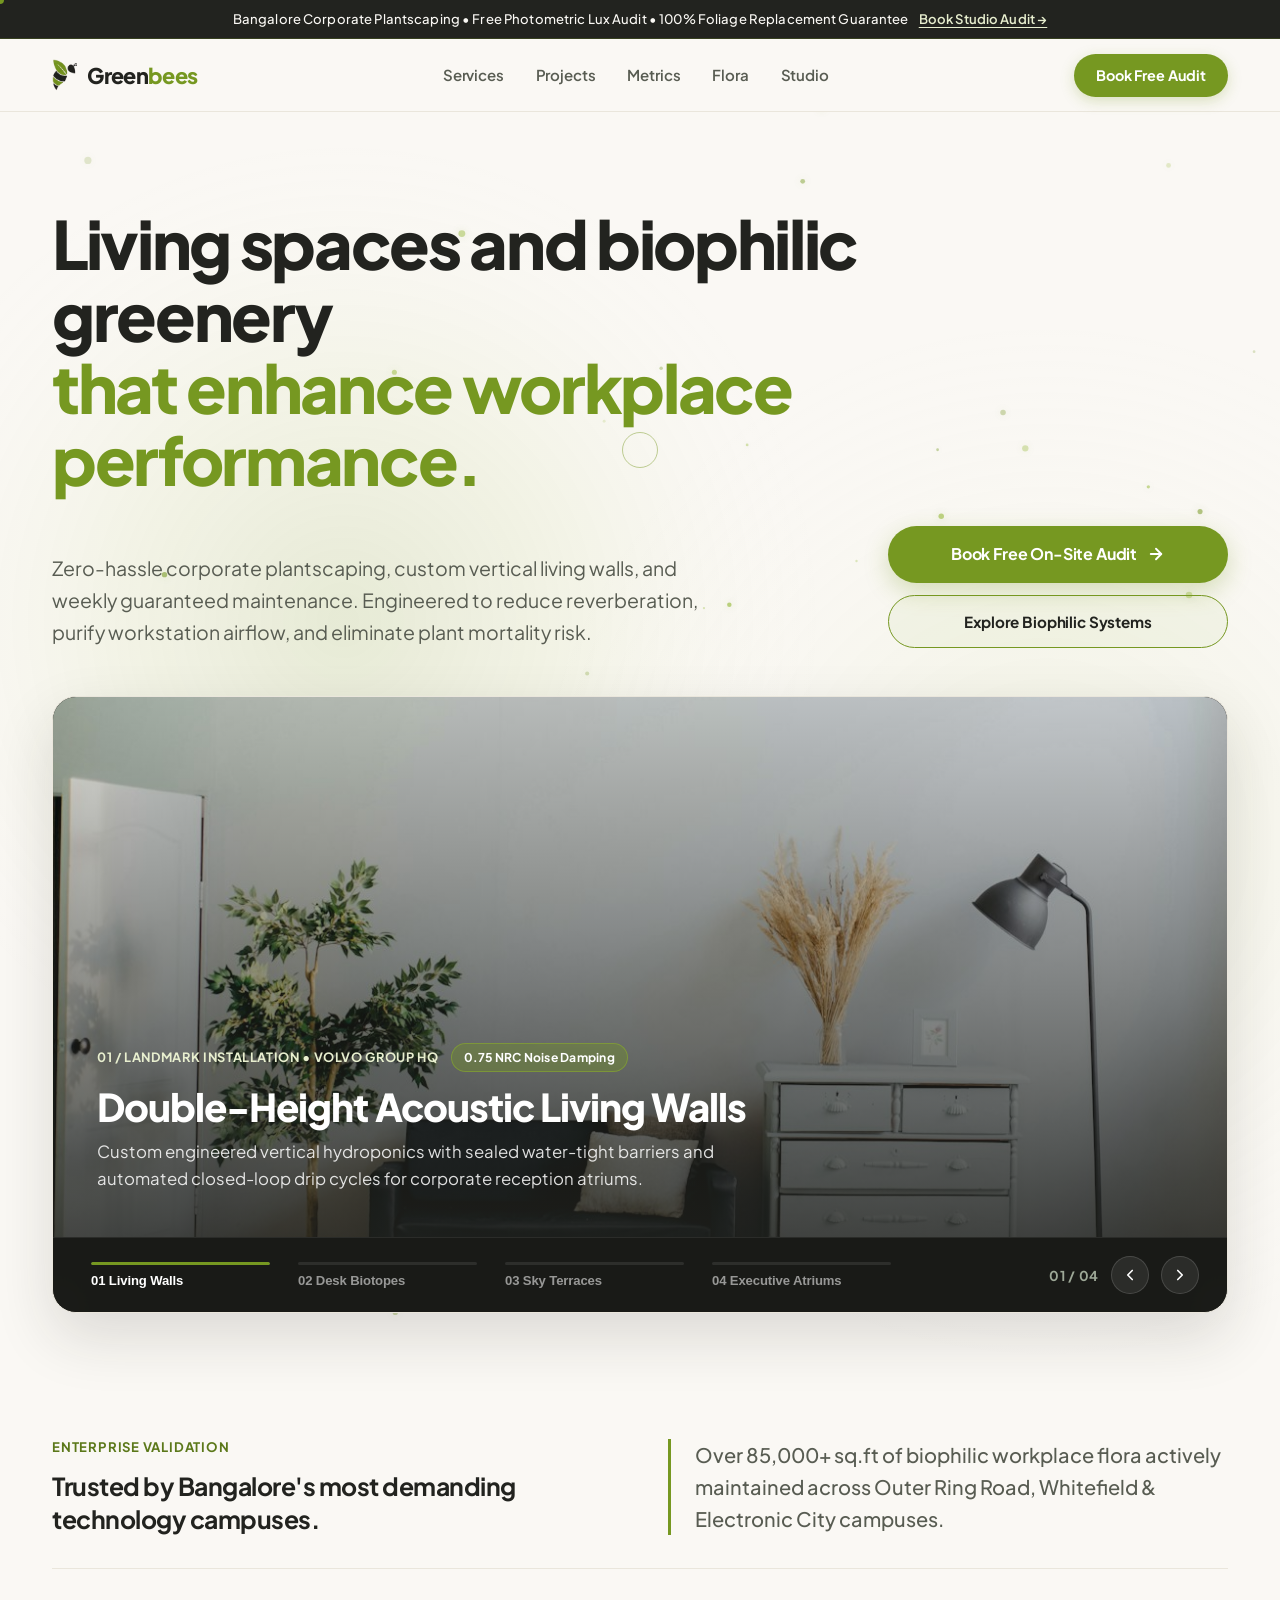
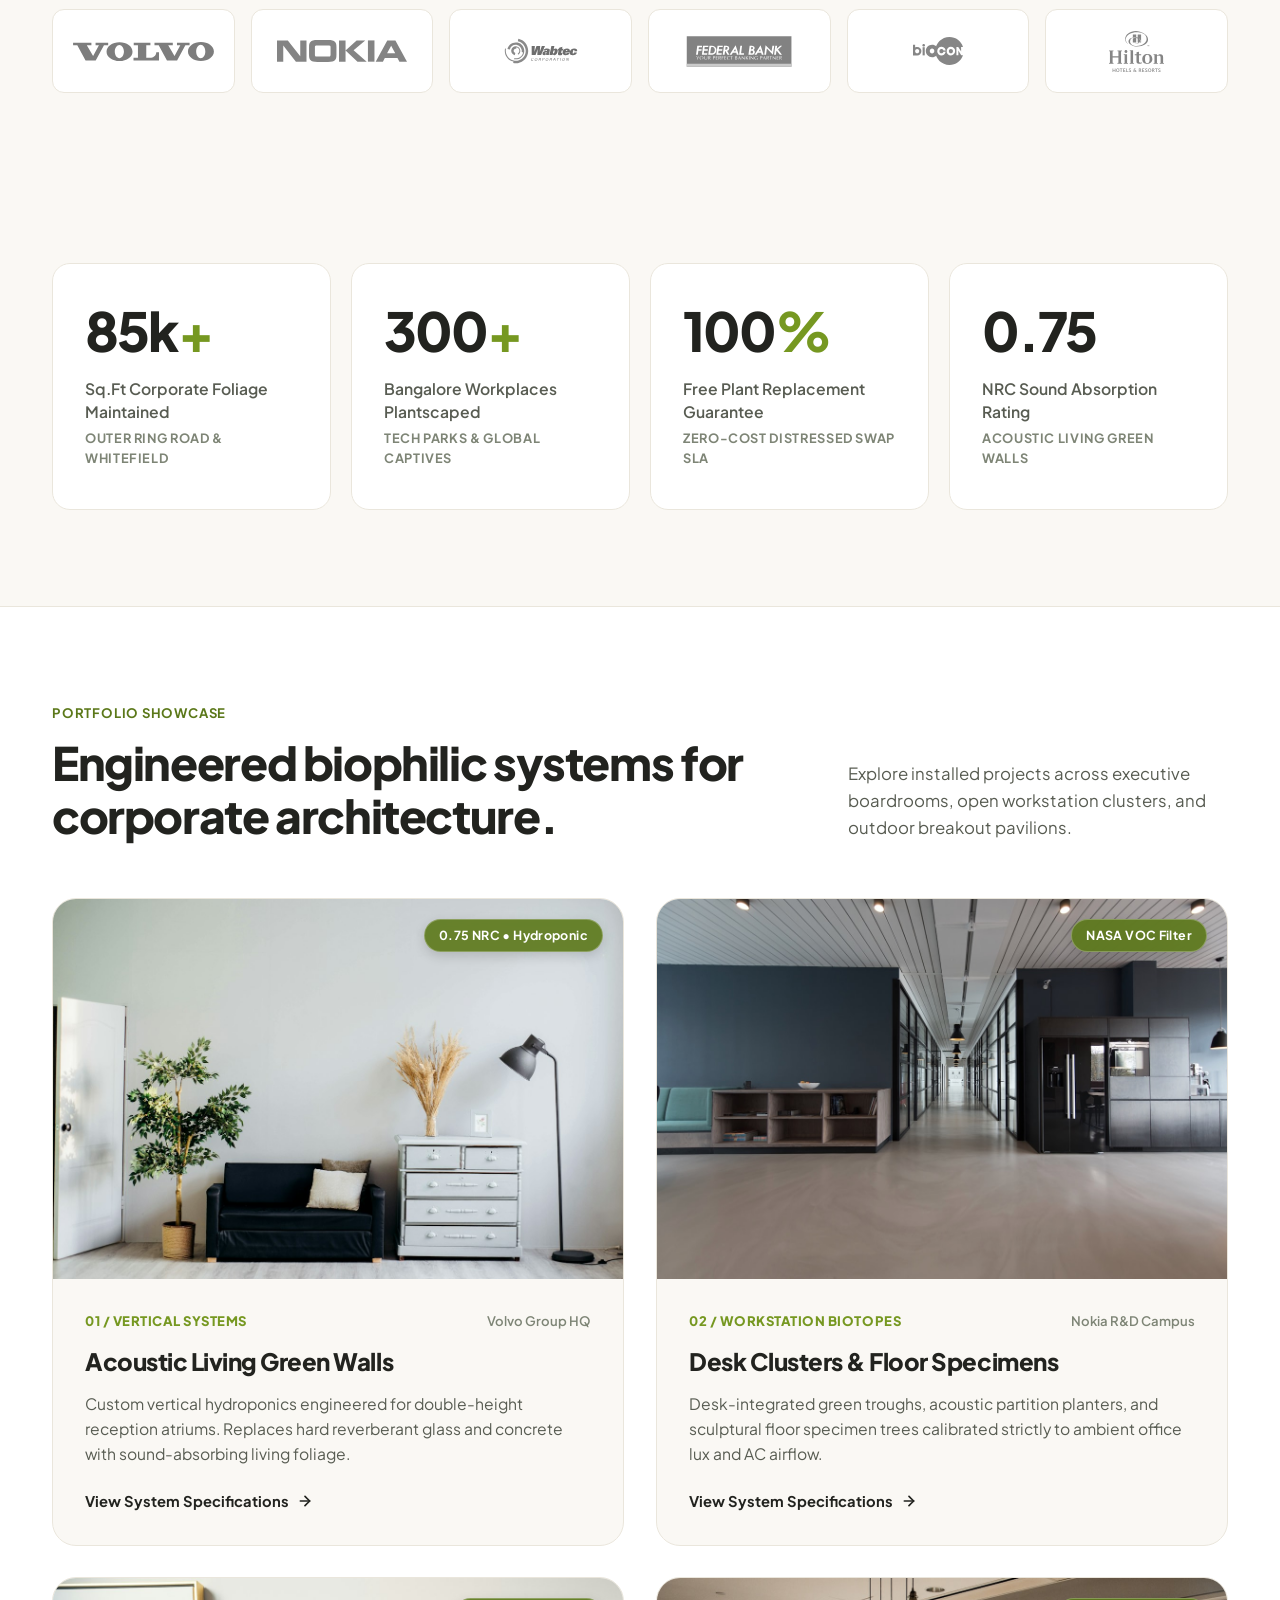
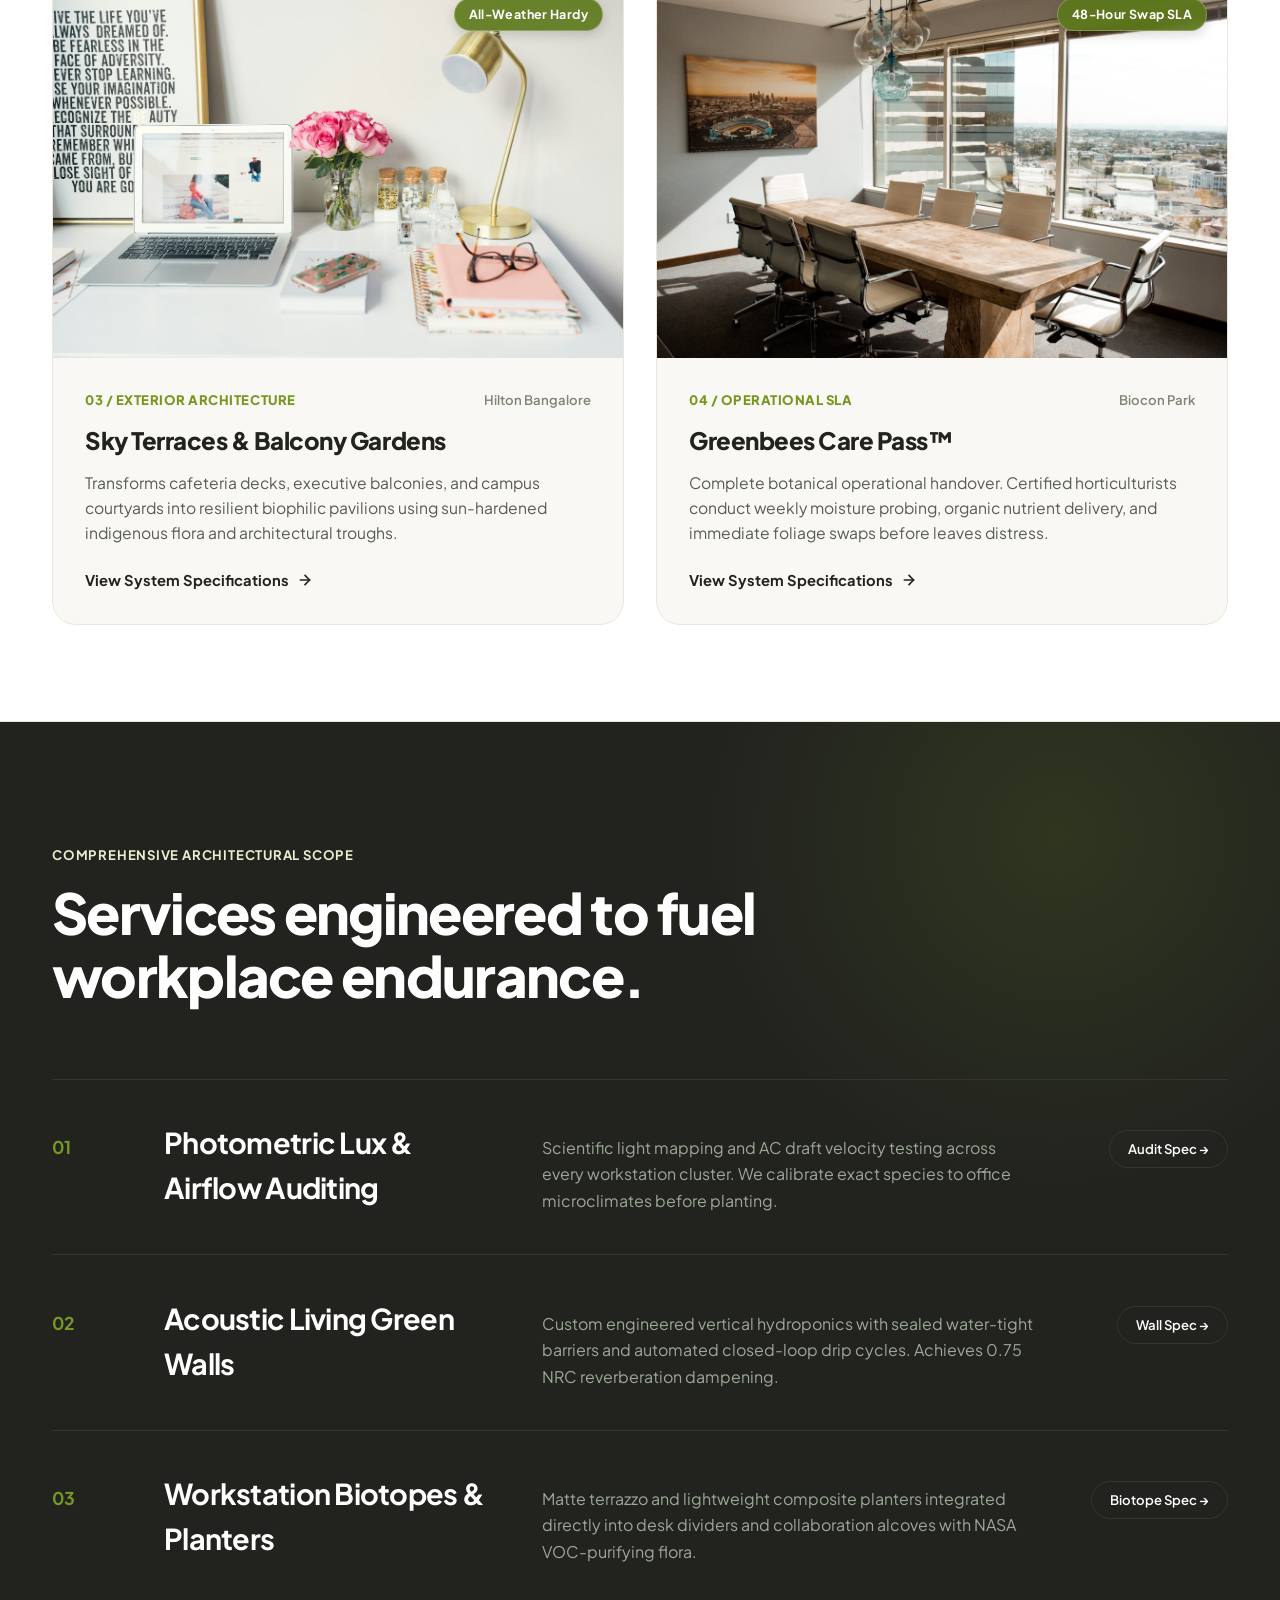
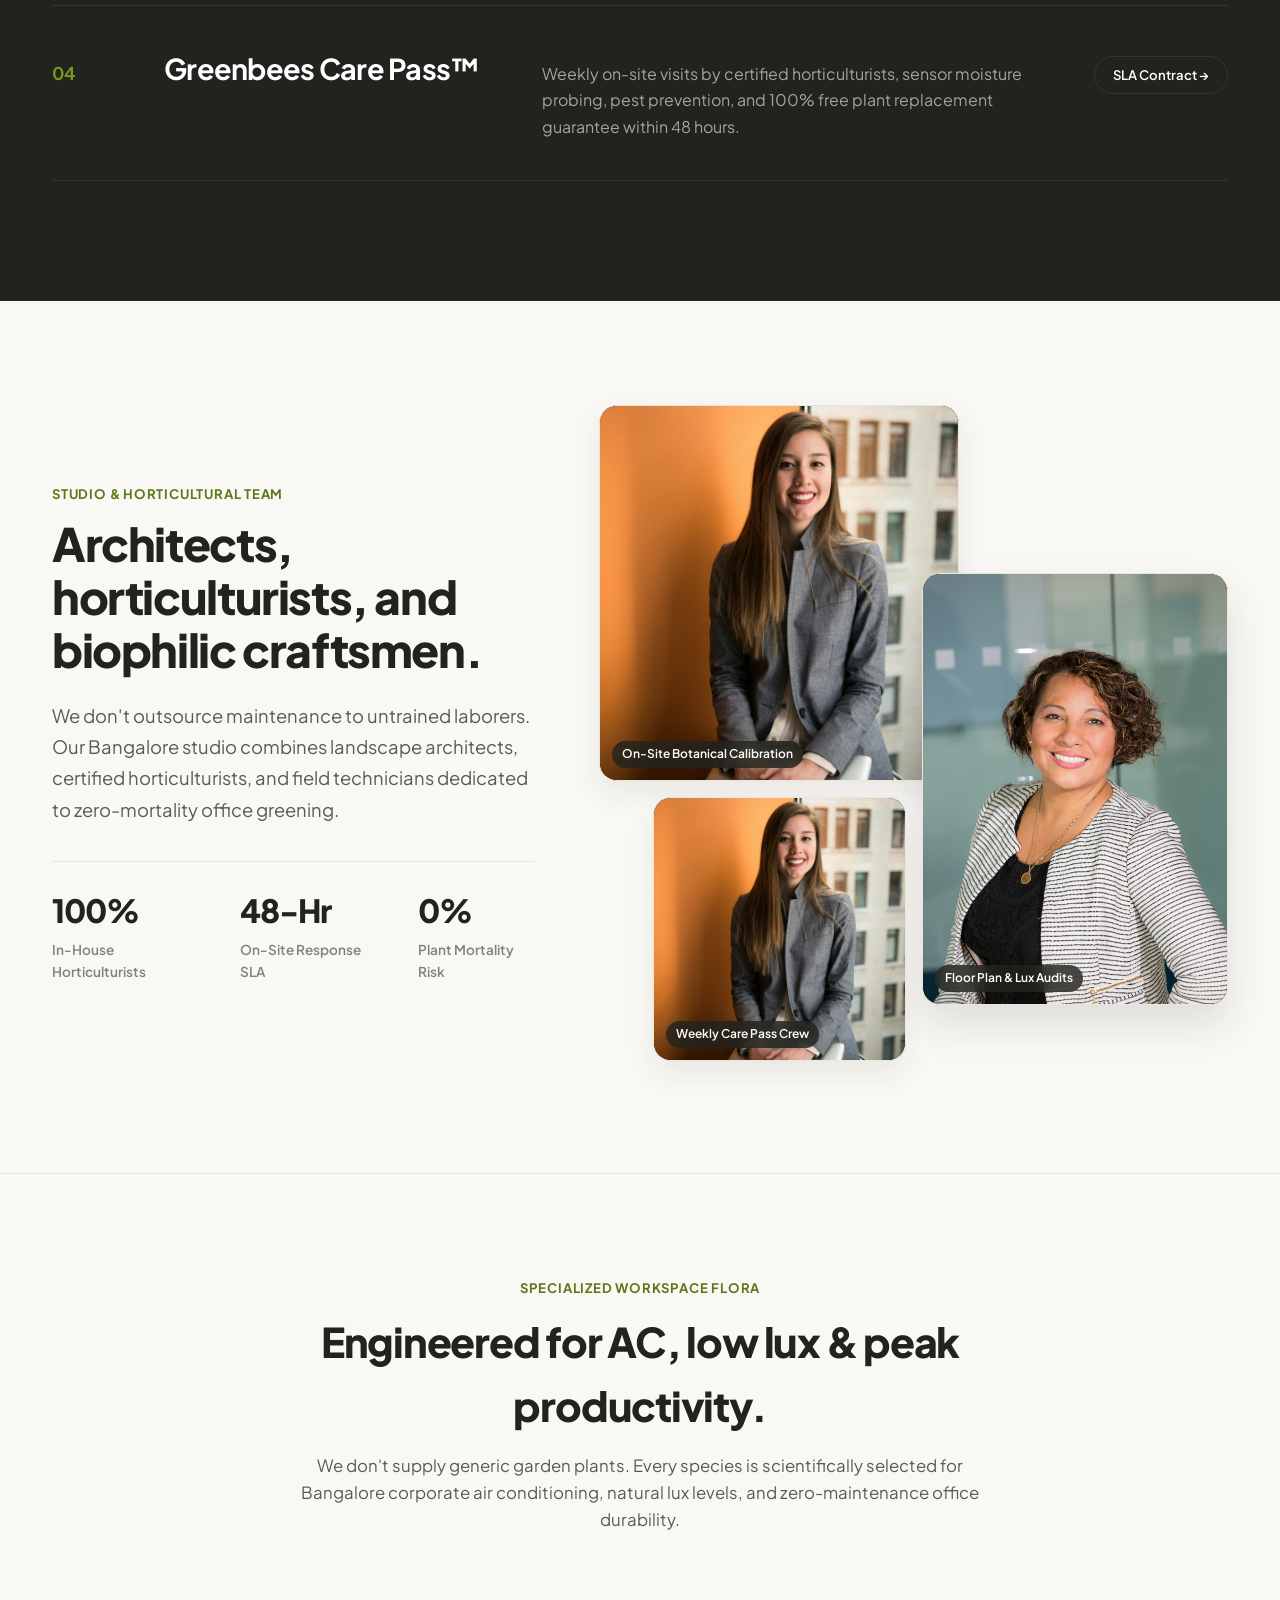
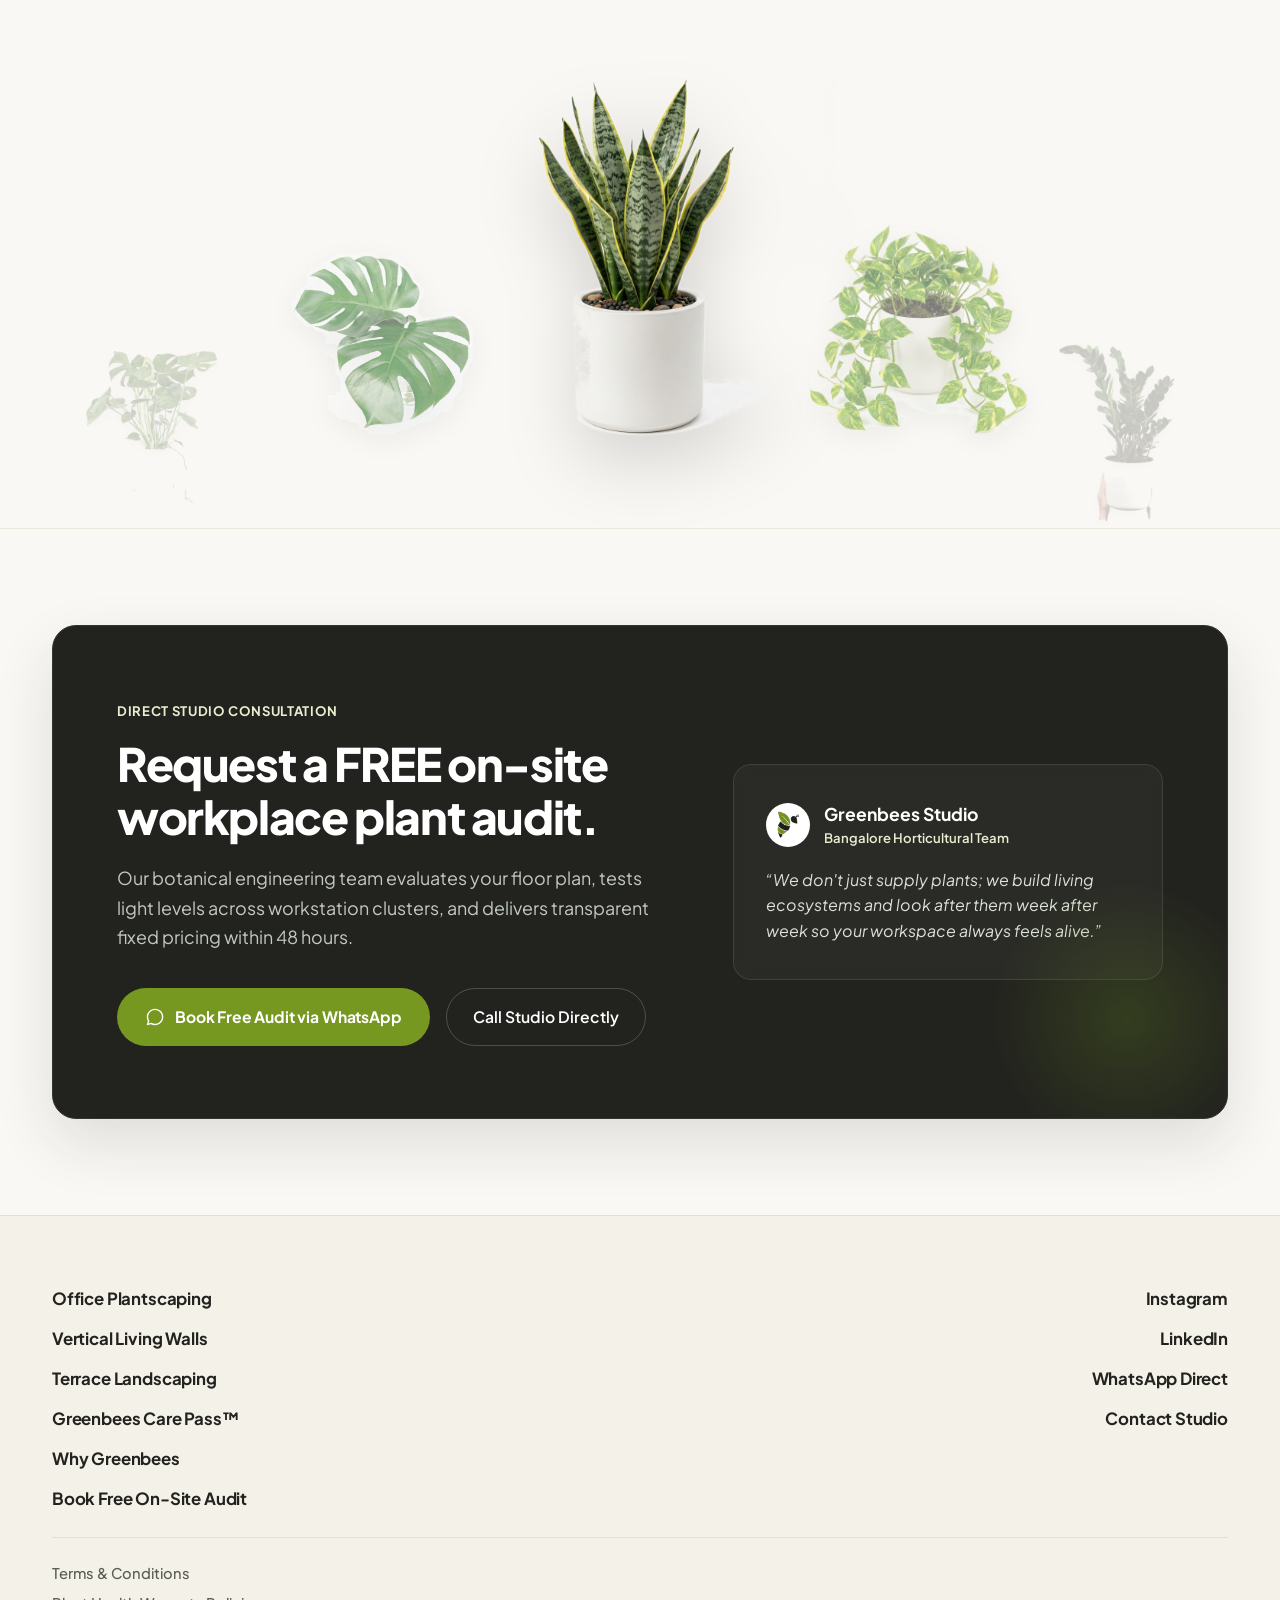
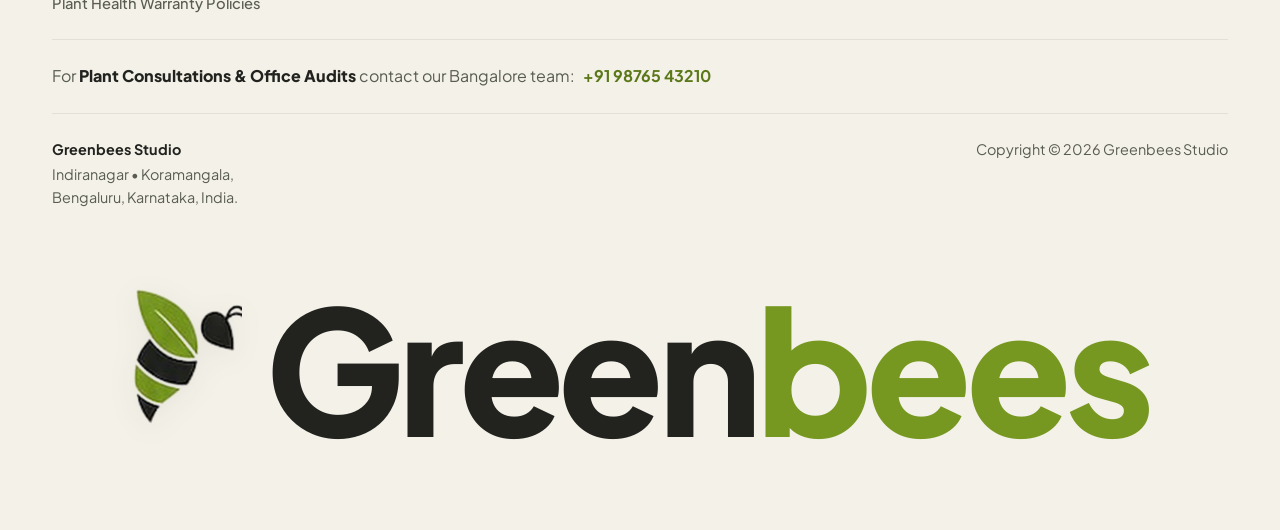
<file: index.html>
<!DOCTYPE html>
<html lang="en">
<head>
  <meta charset="UTF-8">
  <meta name="viewport" content="width=device-width, initial-scale=1.0">
  
  <title>Greenbees — Corporate Plantscaping &amp; Living Green Walls | Bangalore</title>
  <meta name="description" content="Bangalore's transparent office plantscaping studio. Fixed-price corporate greenery, vertical living walls, and guaranteed weekly plant care. Trusted by Volvo, Nokia, Biocon, Hilton.">
  
  <!-- Favicon / Logo -->
  <link rel="icon" type="image/png" href="./assets/images/logo.png">

  <!-- Google Font: Plus Jakarta Sans (Swiss Minimalist Editorial Clean Typography) -->
  <link rel="preconnect" href="https://fonts.googleapis.com">
  <link rel="preconnect" href="https://fonts.gstatic.com" crossorigin>
  <link href="https://fonts.googleapis.com/css2?family=Plus+Jakarta+Sans:wght@300;400;500;600;700;800&display=swap" rel="stylesheet">

  <style>
    /* ==========================================================================
       GREENBEES — SWISS MINIMALIST EDITORIAL DESIGN SYSTEM
       Color Palette:
       - Primary Leaf Green: #6B8B21
       - Primary Dark: #526B18
       - Primary Light Tint: #EBF2D6
       - Primary Accent: #7A9E24
       - Charcoal Black: #22231F
       - Charcoal Soft: #2D302A
       - Charcoal Surface: #1A1B18
       - Canvas Cream: #FAF8F4
       - Card White: #FFFFFF
       - Card Alt: #F4F1EA
       - Text Muted: #666A60
       - Text Faint: #8E9487
       - Border Subtle: #EAE6DC
       - Border Card: #E4DFD3
       ========================================================================== */

    :root {
      /* Exact Greenbees Logo Palette */
      --primary: #769821;              /* Greenbees Logo Leaf Green */
      --primary-dark: #5B7819;         /* Greenbees Deep Foliage */
      --primary-accent: #8FB529;       /* Greenbees Vibrant Sunlight Leaf */
      --primary-light: #E8EFCF;        /* Greenbees Soft Botanical Mist */
      --primary-subtle: rgba(118, 152, 33, 0.10);
      
      --charcoal: #22231F;             /* Greenbees Bee Charcoal Black */
      --charcoal-soft: #2E302A;
      --charcoal-surface: #1B1C19;
      --charcoal-border: #33362E;
      
      --text-main: #22231F;
      --text-muted: #585C52;
      --text-faint: #7E8576;
      
      --bg-canvas: #FAF8F4;            /* Greenbees Warm Cream */
      --bg-card: #FFFFFF;
      --bg-card-alt: #F4F1EA;
      --border-subtle: #EAE6DC;
      --border-card: #E4DFD3;
      
      --font-main: 'Plus Jakarta Sans', -apple-system, BlinkMacSystemFont, 'Segoe UI', Roboto, sans-serif;
      --radius-sm: 6px;
      --radius-md: 12px;
      --radius-lg: 18px;
      --radius-xl: 24px;
      --radius-pill: 9999px;
      
      --shadow-sm: 0 2px 8px rgba(34, 35, 31, 0.04);
      --shadow-card: 0 10px 30px rgba(34, 35, 31, 0.05);
      --shadow-hover: 0 18px 40px rgba(118, 152, 33, 0.12);
    }

    *, *::before, *::after {
      box-sizing: border-box;
      margin: 0;
      padding: 0;
    }

    html {
      font-size: 16px;
      scroll-behavior: smooth;
      -webkit-font-smoothing: antialiased;
      -moz-osx-font-smoothing: grayscale;
    }

    body {
      font-family: var(--font-main);
      background-color: var(--bg-canvas);
      color: var(--text-main);
      line-height: 1.55;
      overflow-x: hidden;
      selection-background-color: var(--primary-light);
    }

    ::selection {
      background: var(--primary-light);
      color: var(--charcoal);
    }

    img {
      max-width: 100%;
      height: auto;
      display: block;
    }

    a {
      text-decoration: none;
      color: inherit;
      transition: color 0.2s ease, opacity 0.2s ease, transform 0.2s ease;
    }

    .container {
      width: 100%;
      max-width: 1240px;
      margin: 0 auto;
      padding: 0 32px;
    }

    /* ==========================================================================
       TOP PROMOTIONAL ANNOUNCEMENT STRIP
       ========================================================================== */
    .top-announcement-strip {
      background: var(--charcoal);
      color: #FAF8F4;
      font-size: 0.82rem;
      font-weight: 500;
      padding: 9px 24px;
      text-align: center;
      border-bottom: 1px solid rgba(118, 152, 33, 0.25);
      letter-spacing: 0.01em;
    }

    .top-announcement-strip a {
      color: var(--primary-light);
      text-decoration: underline;
      text-underline-offset: 3px;
      margin-left: 8px;
      font-weight: 600;
    }

    .top-announcement-strip a:hover {
      color: #FFFFFF;
    }

    /* ==========================================================================
       MINIMALIST SWISS NAVBAR
       ========================================================================== */
    .site-header {
      position: sticky;
      top: 0;
      z-index: 100;
      background: rgba(250, 248, 244, 0.94);
      backdrop-filter: blur(14px);
      -webkit-backdrop-filter: blur(14px);
      border-bottom: 1px solid var(--border-subtle);
      transition: background 0.3s ease, border-color 0.3s ease;
    }

    .site-nav {
      display: flex;
      align-items: center;
      justify-content: space-between;
      height: 72px;
    }

    .nav-brand {
      display: flex;
      align-items: center;
      gap: 10px;
    }

    .nav-logo-img {
      height: 32px;
      width: auto;
      object-fit: contain;
    }

    .nav-brand-text {
      font-size: 1.35rem;
      font-weight: 800;
      letter-spacing: -0.03em;
      color: var(--charcoal);
    }

    .nav-brand-text span {
      color: var(--primary);
    }

    .nav-menu {
      display: flex;
      align-items: center;
      list-style: none;
      gap: 32px;
    }

    .nav-link {
      font-size: 0.94rem;
      font-weight: 600;
      color: var(--text-muted);
      letter-spacing: -0.01em;
      position: relative;
    }

    .nav-link:hover {
      color: var(--charcoal);
    }

    .nav-cta-pill {
      display: inline-flex;
      align-items: center;
      justify-content: center;
      padding: 10px 22px;
      background: var(--primary);
      color: #FFFFFF;
      font-size: 0.9rem;
      font-weight: 700;
      border-radius: var(--radius-pill);
      letter-spacing: -0.01em;
      box-shadow: 0 4px 14px rgba(118, 152, 33, 0.25);
      transition: background 0.22s ease, transform 0.2s ease, box-shadow 0.2s ease;
    }

    .nav-cta-pill:hover {
      background: var(--primary-dark);
      transform: translateY(-1px);
      box-shadow: 0 6px 18px rgba(91, 120, 25, 0.35);
    }

    .nav-cta-pill:hover {
      background: var(--primary);
      transform: translateY(-1px);
    }

    /* ==========================================================================
       SHOT 1 — HERO INTRODUCTION (Swiss Editorial Minimalist)
       ========================================================================== */
    .hero-editorial-section {
      padding: 96px 0 84px 0;
      background: var(--bg-canvas);
      position: relative;
    }

    

    .hero-headline {
      font-size: clamp(2.8rem, 5.2vw, 4.8rem);
      font-weight: 800;
      line-height: 1.08;
      letter-spacing: -0.035em;
      color: var(--charcoal);
      max-width: 1080px;
      margin-bottom: 30px;
    }

    .hero-headline-green {
      color: var(--primary);
      font-weight: 800;
      display: inline;
    }

    .hero-editorial-body {
      display: grid;
      grid-template-columns: 1fr 340px;
      gap: 56px;
      align-items: flex-end;
      margin-top: 24px;
    }

    .hero-description {
      font-size: 1.22rem;
      line-height: 1.65;
      color: var(--text-muted);
      max-width: 680px;
    }

    .hero-actions-group {
      display: flex;
      flex-direction: column;
      gap: 12px;
    }

    .btn-editorial-primary {
      display: inline-flex;
      align-items: center;
      justify-content: center;
      gap: 10px;
      padding: 16px 28px;
      background: var(--primary);
      color: #FFFFFF;
      font-size: 1rem;
      font-weight: 700;
      border-radius: var(--radius-pill);
      letter-spacing: -0.01em;
      box-shadow: 0 8px 24px rgba(118, 152, 33, 0.28);
      transition: background 0.25s ease, transform 0.2s ease, box-shadow 0.25s ease;
    }

    .btn-editorial-primary:hover {
      background: var(--primary-dark);
      transform: translateY(-2px);
      box-shadow: 0 12px 30px rgba(91, 120, 25, 0.38);
    }

    .btn-editorial-primary:hover {
      background: var(--primary);
      transform: translateY(-2px);
      box-shadow: 0 12px 30px rgba(107, 139, 33, 0.25);
    }

    .btn-editorial-secondary {
      display: inline-flex;
      align-items: center;
      justify-content: center;
      gap: 8px;
      padding: 14px 26px;
      background: rgba(118, 152, 33, 0.05);
      color: var(--charcoal);
      font-size: 0.95rem;
      font-weight: 700;
      border: 1.5px solid var(--primary);
      border-radius: var(--radius-pill);
      letter-spacing: -0.01em;
      transition: border-color 0.2s ease, background 0.2s ease, transform 0.2s ease;
    }

    .btn-editorial-secondary:hover {
      background: var(--primary-light);
      border-color: var(--primary-dark);
      transform: translateY(-1px);
    }

    .btn-editorial-secondary:hover {
      border-color: var(--charcoal);
      background: #FFFFFF;
    }

    
    /* ==========================================================================
       HERO SHOWCASE CAROUSEL (Cinematic Architectural Slides)
       ========================================================================== */
    .hero-carousel-wrapper {
      margin-top: 48px;
      position: relative;
      border-radius: var(--radius-xl);
      overflow: hidden;
      background: var(--charcoal);
      box-shadow: 0 24px 60px rgba(34, 35, 31, 0.14);
      border: 1px solid var(--border-subtle);
    }

    .hero-carousel-stage {
      position: relative;
      height: 540px;
      width: 100%;
      overflow: hidden;
    }

    .hero-carousel-slide {
      position: absolute;
      inset: 0;
      opacity: 0;
      visibility: hidden;
      transform: scale(1.03);
      transition: opacity 0.7s cubic-bezier(0.16, 1, 0.3, 1), transform 0.7s cubic-bezier(0.16, 1, 0.3, 1), visibility 0.7s;
      z-index: 1;
    }

    .hero-carousel-slide.active {
      opacity: 1;
      visibility: visible;
      transform: scale(1);
      z-index: 2;
    }

    .hero-carousel-slide img {
      width: 100%;
      height: 100%;
      object-fit: cover;
      display: block;
    }

    .hero-slide-overlay {
      position: absolute;
      inset: 0;
      background: linear-gradient(180deg, rgba(34, 35, 31, 0.12) 0%, rgba(34, 35, 31, 0.82) 100%);
      display: flex;
      flex-direction: column;
      justify-content: flex-end;
      padding: 44px;
      color: #FFFFFF;
    }

    .hero-slide-content {
      max-width: 760px;
    }

    .hero-slide-tag-row {
      display: flex;
      align-items: center;
      gap: 12px;
      margin-bottom: 12px;
      flex-wrap: wrap;
    }

    .hero-slide-tag {
      font-size: 0.8rem;
      font-weight: 700;
      text-transform: uppercase;
      letter-spacing: 0.05em;
      color: var(--primary-light);
    }

    .hero-slide-badge {
      display: inline-flex;
      align-items: center;
      padding: 4px 12px;
      background: rgba(118, 152, 33, 0.35);
      backdrop-filter: blur(8px);
      border: 1px solid rgba(143, 181, 41, 0.5);
      border-radius: var(--radius-pill);
      font-size: 0.76rem;
      font-weight: 700;
      color: #FFFFFF;
      letter-spacing: 0.02em;
    }

    .hero-slide-title {
      font-size: clamp(1.8rem, 3vw, 2.6rem);
      font-weight: 800;
      letter-spacing: -0.025em;
      line-height: 1.18;
      margin-bottom: 10px;
      color: #FFFFFF;
    }

    .hero-slide-desc {
      font-size: 1.05rem;
      line-height: 1.6;
      color: rgba(255, 255, 255, 0.85);
      max-width: 640px;
    }

    /* Carousel Footer Controls */
    .hero-carousel-footer {
      display: flex;
      align-items: center;
      justify-content: space-between;
      padding: 16px 28px;
      background: rgba(26, 27, 24, 0.95);
      backdrop-filter: blur(14px);
      border-top: 1px solid rgba(255, 255, 255, 0.08);
      gap: 20px;
    }

    .hero-carousel-tabs {
      display: flex;
      align-items: center;
      gap: 8px;
      flex-grow: 1;
      max-width: 820px;
    }

    .hero-carousel-tab {
      flex: 1;
      background: transparent;
      border: none;
      cursor: pointer;
      display: flex;
      flex-direction: column;
      gap: 8px;
      padding: 8px 10px;
      border-radius: var(--radius-sm);
      text-align: left;
      opacity: 0.55;
      transition: opacity 0.25s ease;
    }

    .hero-carousel-tab:hover {
      opacity: 0.85;
    }

    .hero-carousel-tab.active {
      opacity: 1;
    }

    .tab-progress-bar {
      width: 100%;
      height: 3px;
      background: rgba(255, 255, 255, 0.16);
      border-radius: 2px;
      overflow: hidden;
      display: block;
      position: relative;
    }

    .tab-progress-fill {
      position: absolute;
      top: 0;
      left: 0;
      height: 100%;
      width: 0%;
      background: var(--primary);
      border-radius: 2px;
    }

    .hero-carousel-tab.active .tab-progress-fill {
      width: 100%;
      transition: width 5s linear;
    }

    .tab-label {
      font-size: 0.82rem;
      font-weight: 700;
      color: #FFFFFF;
      letter-spacing: -0.01em;
      white-space: nowrap;
      overflow: hidden;
      text-overflow: ellipsis;
    }

    .hero-carousel-controls {
      display: flex;
      align-items: center;
      gap: 12px;
      flex-shrink: 0;
    }

    .hero-carousel-counter {
      font-size: 0.85rem;
      font-weight: 700;
      color: #9DA897;
      letter-spacing: 0.05em;
      min-width: 48px;
      text-align: center;
    }

    .hero-carousel-arrow-btn {
      width: 38px;
      height: 38px;
      border-radius: 50%;
      background: rgba(255, 255, 255, 0.08);
      border: 1px solid rgba(255, 255, 255, 0.14);
      color: #FFFFFF;
      display: flex;
      align-items: center;
      justify-content: center;
      cursor: pointer;
      transition: background 0.2s ease, transform 0.2s ease, border-color 0.2s ease;
    }

    .hero-carousel-arrow-btn:hover {
      background: var(--primary);
      border-color: var(--primary);
      transform: scale(1.05);
    }

    @media (max-width: 900px) {
      .hero-carousel-stage {
        height: 420px;
      }
      .hero-slide-overlay {
        padding: 28px;
      }
      .tab-label {
        font-size: 0.74rem;
      }
    }

    @media (max-width: 680px) {
      .hero-carousel-stage {
        height: 360px;
      }
      .hero-slide-overlay {
        padding: 20px;
      }
      .hero-carousel-tabs {
        display: none;
      }
      .hero-carousel-footer {
        justify-content: flex-end;
      }
    }

    /* ==========================================================================
       SHOT 2 — VISUAL PROJECT REVEAL & CLIENT STATEMENT
       ========================================================================== */
    .visual-reveal-section {
      padding: 0 0 90px 0;
      background: var(--bg-canvas);
    }

    .reveal-frame {
      position: relative;
      border-radius: var(--radius-xl);
      overflow: hidden;
      background: var(--charcoal);
      box-shadow: 0 24px 60px rgba(34, 35, 31, 0.12);
      border: 1px solid var(--border-subtle);
    }

    .reveal-frame img {
      width: 100%;
      height: 560px;
      object-fit: cover;
      display: block;
      transition: transform 0.7s cubic-bezier(0.16, 1, 0.3, 1);
    }

    .reveal-frame:hover img {
      transform: scale(1.02);
    }

    .reveal-frame-overlay {
      position: absolute;
      inset: 0;
      background: linear-gradient(180deg, rgba(34, 35, 31, 0.1) 0%, rgba(34, 35, 31, 0.75) 100%);
      display: flex;
      flex-direction: column;
      justify-content: flex-end;
      padding: 44px;
      color: #FFFFFF;
    }

    .reveal-tag {
      display: inline-flex;
      align-items: center;
      gap: 6px;
      font-size: 0.8rem;
      font-weight: 700;
      text-transform: uppercase;
      letter-spacing: 0.05em;
      color: var(--primary-light);
      margin-bottom: 8px;
    }

    .reveal-title {
      font-size: clamp(1.8rem, 2.8vw, 2.4rem);
      font-weight: 800;
      letter-spacing: -0.02em;
      margin-bottom: 8px;
    }

    .reveal-caption {
      font-size: 1rem;
      color: rgba(255, 255, 255, 0.8);
      max-width: 620px;
    }

    /* Studio statement row */
    .studio-statement-row {
      display: grid;
      grid-template-columns: 1fr 1fr;
      gap: 56px;
      align-items: center;
      padding: 64px 0 32px 0;
      border-bottom: 1px solid var(--border-subtle);
    }

    .statement-label {
      font-size: 0.82rem;
      font-weight: 700;
      text-transform: uppercase;
      letter-spacing: 0.06em;
      color: var(--primary-dark);
      margin-bottom: 12px;
      display: block;
    }

    .statement-heading {
      font-size: 1.55rem;
      font-weight: 700;
      letter-spacing: -0.02em;
      color: var(--charcoal);
      line-height: 1.35;
    }

    .statement-right-quote {
      font-size: 1.25rem;
      font-weight: 500;
      line-height: 1.6;
      color: var(--text-muted);
      border-left: 3px solid var(--primary);
      padding-left: 24px;
    }

    /* Client logos grid */
    .client-logos-strip {
      padding: 40px 0 10px 0;
    }

    .client-logos-grid {
      display: grid;
      grid-template-columns: repeat(6, 1fr);
      gap: 16px;
    }

    .client-logo-card {
      background: #FFFFFF;
      border: 1px solid var(--border-subtle);
      border-radius: var(--radius-md);
      height: 84px;
      display: flex;
      align-items: center;
      justify-content: center;
      padding: 16px 20px;
      transition: transform 0.25s ease, box-shadow 0.25s ease, border-color 0.25s ease;
    }

    .client-logo-card:hover {
      transform: translateY(-3px);
      box-shadow: 0 8px 24px rgba(34, 35, 31, 0.06);
      border-color: #D3CDC0;
    }

    .client-logo-img {
      max-width: 100%;
      height: auto;
      object-fit: contain;
      filter: grayscale(100%);
      opacity: 0.65;
      transition: opacity 0.22s ease, filter 0.22s ease;
    }

    .client-logo-card:hover .client-logo-img {
      opacity: 1;
      filter: grayscale(0%);
    }

    .logo-volvo { height: 22px; }
    .logo-nokia { height: 22px; }
    .logo-wabtec { height: 26px; }
    .logo-federal { height: 32px; }
    .logo-biocon { height: 28px; }
    .logo-hilton { height: 42px; }

    /* ==========================================================================
       SHOT 3 — STUDIO STATISTICS (Horizontal Pale-Grey Cards)
       ========================================================================== */
    .statistics-section {
      padding: 70px 0 96px 0;
      background: var(--bg-canvas);
    }

    .stats-editorial-grid {
      display: grid;
      grid-template-columns: repeat(4, 1fr);
      gap: 20px;
    }

    .stat-editorial-card {
      background: #FFFFFF;
      border: 1px solid var(--border-subtle);
      border-radius: var(--radius-lg);
      padding: 40px 32px;
      display: flex;
      flex-direction: column;
      justify-content: space-between;
      min-height: 220px;
      transition: transform 0.25s ease, box-shadow 0.25s ease, border-color 0.25s ease;
    }

    .stat-editorial-card:hover {
      transform: translateY(-4px);
      box-shadow: 0 16px 36px rgba(34, 35, 31, 0.06);
      border-color: var(--primary);
    }

    .stat-number {
      font-size: clamp(3rem, 4.2vw, 4.2rem);
      font-weight: 800;
      line-height: 1;
      letter-spacing: -0.04em;
      color: var(--charcoal);
      margin-bottom: 20px;
    }

    .stat-number span {
      color: var(--primary);
    }

    .stat-caption {
      font-size: 0.98rem;
      font-weight: 600;
      color: var(--text-muted);
      line-height: 1.45;
    }

    .stat-sublabel {
      font-size: 0.8rem;
      font-weight: 700;
      text-transform: uppercase;
      letter-spacing: 0.05em;
      color: var(--text-faint);
      margin-top: 6px;
      display: block;
    }

    /* ==========================================================================
       SHOT 4 — PORTFOLIO SHOWCASE (Interactive Architecture Grid)
       ========================================================================== */
    .portfolio-section {
      padding: 96px 0;
      background: #FFFFFF;
      border-top: 1px solid var(--border-subtle);
      border-bottom: 1px solid var(--border-subtle);
    }

    .section-editorial-header {
      display: flex;
      justify-content: space-between;
      align-items: flex-end;
      margin-bottom: 56px;
      flex-wrap: wrap;
      gap: 24px;
    }

    .section-tag {
      font-size: 0.82rem;
      font-weight: 700;
      text-transform: uppercase;
      letter-spacing: 0.06em;
      color: var(--primary-dark);
      margin-bottom: 12px;
      display: block;
    }

    .section-heading-editorial {
      font-size: clamp(2.2rem, 3.6vw, 3.2rem);
      font-weight: 800;
      letter-spacing: -0.03em;
      color: var(--charcoal);
      line-height: 1.15;
      max-width: 720px;
    }

    .section-sub-editorial {
      font-size: 1.05rem;
      color: var(--text-muted);
      max-width: 380px;
      line-height: 1.6;
    }

    .portfolio-grid {
      display: grid;
      grid-template-columns: repeat(2, 1fr);
      gap: 32px;
    }

    .portfolio-card {
      background: var(--bg-canvas);
      border: 1px solid var(--border-subtle);
      border-radius: var(--radius-xl);
      overflow: hidden;
      display: flex;
      flex-direction: column;
      transition: transform 0.3s cubic-bezier(0.16, 1, 0.3, 1), box-shadow 0.3s ease;
      cursor: pointer;
    }

    .portfolio-card:hover {
      transform: translateY(-6px);
      box-shadow: 0 20px 48px rgba(34, 35, 31, 0.08);
    }

    .portfolio-media-wrap {
      position: relative;
      height: 380px;
      overflow: hidden;
      background: var(--charcoal);
    }

    .portfolio-media-wrap img {
      width: 100%;
      height: 100%;
      object-fit: cover;
      transition: transform 0.7s cubic-bezier(0.16, 1, 0.3, 1);
    }

    .portfolio-card:hover .portfolio-media-wrap img {
      transform: scale(1.04);
    }

    .portfolio-specs-pill {
      position: absolute;
      top: 20px;
      right: 20px;
      background: rgba(91, 120, 25, 0.90);
      backdrop-filter: blur(8px);
      color: #FFFFFF;
      font-size: 0.78rem;
      font-weight: 700;
      padding: 6px 14px;
      border-radius: var(--radius-pill);
      letter-spacing: 0.03em;
      border: 1px solid rgba(255, 255, 255, 0.25);
      box-shadow: 0 4px 12px rgba(0, 0, 0, 0.15);
    }

    .portfolio-info {
      padding: 32px;
      display: flex;
      flex-direction: column;
      justify-content: space-between;
      flex-grow: 1;
    }

    .portfolio-meta-row {
      display: flex;
      justify-content: space-between;
      align-items: center;
      margin-bottom: 12px;
    }

    .portfolio-index {
      font-size: 0.82rem;
      font-weight: 800;
      color: var(--primary);
      letter-spacing: 0.04em;
    }

    .portfolio-client-tag {
      font-size: 0.82rem;
      font-weight: 600;
      color: var(--text-faint);
    }

    .portfolio-project-title {
      font-size: 1.5rem;
      font-weight: 800;
      letter-spacing: -0.02em;
      color: var(--charcoal);
      margin-bottom: 10px;
    }

    .portfolio-desc {
      font-size: 0.98rem;
      line-height: 1.6;
      color: var(--text-muted);
      margin-bottom: 24px;
    }

    .portfolio-link-action {
      display: inline-flex;
      align-items: center;
      gap: 8px;
      font-size: 0.92rem;
      font-weight: 700;
      color: var(--charcoal);
      transition: color 0.2s ease, gap 0.2s ease;
    }

    .portfolio-card:hover .portfolio-link-action {
      color: var(--primary);
      gap: 12px;
    }

    /* ==========================================================================
       SHOT 5 — DARK SERVICES SECTION (Near-Black Architectural Scope)
       ========================================================================== */
    .services-dark-section {
      padding: 120px 0;
      background: var(--charcoal);
      color: #FFFFFF;
      position: relative;
      overflow: hidden;
    }

    /* Abstract Metallic Fluid Ribbon Motif */
    .services-dark-section::before {
      content: '';
      position: absolute;
      top: -20%;
      right: -10%;
      width: 700px;
      height: 700px;
      background: radial-gradient(circle, rgba(107, 139, 33, 0.18) 0%, rgba(34, 35, 31, 0) 70%);
      pointer-events: none;
    }

    .services-header-wrap {
      max-width: 820px;
      margin-bottom: 72px;
    }

    .services-dark-tag {
      color: var(--primary-light);
      font-size: 0.82rem;
      font-weight: 700;
      text-transform: uppercase;
      letter-spacing: 0.06em;
      margin-bottom: 16px;
      display: inline-block;
    }

    .services-dark-heading {
      font-size: clamp(2.4rem, 4.4vw, 3.8rem);
      font-weight: 800;
      letter-spacing: -0.03em;
      line-height: 1.12;
      color: #FFFFFF;
    }

    .services-list-container {
      display: flex;
      flex-direction: column;
      border-top: 1px solid var(--charcoal-border);
    }

    .service-row-item {
      display: grid;
      grid-template-columns: 80px 1.4fr 2fr 160px;
      gap: 32px;
      align-items: baseline;
      padding: 40px 0;
      border-bottom: 1px solid var(--charcoal-border);
      transition: background 0.25s ease, padding-left 0.25s ease;
      cursor: pointer;
    }

    .service-row-item:hover {
      background: rgba(255, 255, 255, 0.02);
      padding-left: 16px;
    }

    .service-index-num {
      font-size: 1.1rem;
      font-weight: 700;
      color: var(--primary);
      letter-spacing: -0.02em;
    }

    .service-title-text {
      font-size: 1.8rem;
      font-weight: 700;
      letter-spacing: -0.025em;
      color: #FFFFFF;
      transition: color 0.2s ease;
    }

    .service-row-item:hover .service-title-text {
      color: var(--primary-light);
    }

    .service-desc-text {
      font-size: 1rem;
      color: #9DA897;
      line-height: 1.65;
    }

    .service-action-col {
      text-align: right;
    }

    .service-pill-btn {
      display: inline-flex;
      align-items: center;
      gap: 6px;
      padding: 8px 18px;
      border: 1px solid var(--charcoal-border);
      border-radius: var(--radius-pill);
      font-size: 0.82rem;
      font-weight: 600;
      color: #FFFFFF;
      transition: background 0.2s ease, border-color 0.2s ease;
    }

    .service-row-item:hover .service-pill-btn {
      background: var(--primary);
      border-color: var(--primary);
      color: #FFFFFF;
    }

    /* ==========================================================================
       SHOT 6 — STUDIO & TEAM (Collage & Editorial Narrative)
       ========================================================================== */
    .studio-team-section {
      padding: 104px 0 112px 0;
      background: var(--bg-canvas);
    }

    .team-editorial-layout {
      display: grid;
      grid-template-columns: 1fr 1.3fr;
      gap: 64px;
      align-items: center;
    }

    .team-text-block {
      max-width: 500px;
    }

    .team-sub-statement {
      font-size: 1.15rem;
      line-height: 1.7;
      color: var(--text-muted);
      margin: 24px 0 36px 0;
    }

    .team-stats-mini-row {
      display: flex;
      gap: 40px;
      padding-top: 24px;
      border-top: 1px solid var(--border-subtle);
    }

    .mini-stat-val {
      font-size: 2rem;
      font-weight: 800;
      color: var(--charcoal);
      letter-spacing: -0.03em;
    }

    .mini-stat-lbl {
      font-size: 0.85rem;
      font-weight: 600;
      color: var(--text-faint);
      margin-top: 4px;
    }

    .team-photo-collage {
      display: grid;
      grid-template-columns: repeat(12, 1fr);
      grid-template-rows: repeat(12, 40px);
      gap: 16px;
      position: relative;
    }

    .collage-card {
      border-radius: var(--radius-lg);
      overflow: hidden;
      border: 1px solid var(--border-subtle);
      box-shadow: 0 12px 30px rgba(34, 35, 31, 0.08);
      position: relative;
      background: var(--charcoal);
    }

    .collage-card img {
      width: 100%;
      height: 100%;
      object-fit: cover;
      transition: transform 0.5s ease;
    }

    .collage-card:hover img {
      transform: scale(1.05);
    }

    .collage-item-1 {
      grid-column: 1 / 8;
      grid-row: 1 / 8;
      z-index: 2;
    }

    .collage-item-2 {
      grid-column: 7 / 13;
      grid-row: 4 / 12;
      z-index: 3;
      box-shadow: 0 20px 40px rgba(34, 35, 31, 0.12);
    }

    .collage-item-3 {
      grid-column: 2 / 7;
      grid-row: 8 / 13;
      z-index: 4;
    }

    .collage-caption-tag {
      position: absolute;
      bottom: 12px;
      left: 12px;
      background: rgba(34, 35, 31, 0.8);
      backdrop-filter: blur(8px);
      color: #FFFFFF;
      font-size: 0.75rem;
      font-weight: 600;
      padding: 4px 10px;
      border-radius: var(--radius-pill);
    }

    /* ==========================================================================
       SHOT 7 — PLANT CAROUSEL SECTION (EXACT GREENBEES ORIGINAL)
       ========================================================================== */
    .plant-carousel-section {
      padding: 104px 0 90px 0;
      background: #FAF8F4;
      position: relative;
      overflow: hidden;
      border-top: 1px solid var(--border-subtle);
      border-bottom: 1px solid var(--border-subtle);
    }

    .plant-carousel-section .section-header-center {
      text-align: center;
      margin: 0 auto 44px;
      max-width: 760px;
    }

    .plant-carousel-section .section-tag {
      margin-bottom: 12px;
    }

    .plant-carousel-section .section-heading {
      margin-bottom: 16px;
      font-size: clamp(2rem, 3.2vw, 2.6rem);
      font-weight: 800;
      letter-spacing: -0.03em;
      color: var(--charcoal);
    }

    .plant-carousel-section .section-sub {
      font-size: 1.05rem;
      line-height: 1.6;
      max-width: 680px;
      margin: 0 auto;
      color: var(--text-muted);
    }

    .plant-carousel-stage {
      display: flex;
      justify-content: center;
      align-items: center;
      margin-top: 0;
      min-height: 460px;
      position: relative;
      width: 100%;
    }

    /* Big Center Semi-Circle Stage */
    .plant-stage-center {
      position: relative;
      width: 100%;
      max-width: 1200px;
      height: 460px;
      display: flex;
      flex-direction: column;
      align-items: center;
      justify-content: center;
      overflow: visible;
    }

    .plant-arc-track {
      display: none !important;
    }

    .plant-arc-elements {
      position: relative;
      width: 100%;
      height: 420px;
      z-index: 3;
      display: flex;
      align-items: center;
      justify-content: center;
    }

    .plant-orbit-item {
      position: absolute;
      top: 50%;
      left: 50%;
      margin-top: -210px;
      margin-left: -170px;
      width: 340px;
      height: 420px;
      display: flex;
      flex-direction: column;
      align-items: center;
      justify-content: flex-end;
      cursor: pointer;
      transition: transform 0.65s cubic-bezier(0.22, 1, 0.36, 1), opacity 0.65s ease, filter 0.65s ease;
      user-select: none;
    }

    .plant-orbit-item img {
      max-width: 100%;
      max-height: 380px;
      object-fit: contain;
      filter: drop-shadow(0 18px 26px rgba(0, 0, 0, 0.14));
      transition: transform 0.4s ease;
    }

    .plant-orbit-item:hover img {
      transform: translateY(-6px);
    }

    /* ==========================================================================
       SHOT 8 — CONVERSION AUDIT SECTION (Minimal High-Contrast CTA)
       ========================================================================== */
    .conversion-audit-section {
      padding: 96px 0;
      background: var(--bg-canvas);
    }

    .audit-card-box {
      background: var(--charcoal);
      border-radius: var(--radius-xl);
      padding: 72px 64px;
      color: #FFFFFF;
      display: grid;
      grid-template-columns: 1.3fr 1fr;
      gap: 56px;
      align-items: center;
      box-shadow: 0 24px 60px rgba(34, 35, 31, 0.12);
      border: 1px solid var(--charcoal-border);
      position: relative;
      overflow: hidden;
    }

    .audit-card-box::after {
      content: '';
      position: absolute;
      bottom: -40px;
      right: -40px;
      width: 280px;
      height: 280px;
      border-radius: 50%;
      background: radial-gradient(circle, rgba(107, 139, 33, 0.25) 0%, rgba(34, 35, 31, 0) 70%);
      pointer-events: none;
    }

    .audit-tag {
      color: var(--primary-light);
      font-size: 0.82rem;
      font-weight: 700;
      text-transform: uppercase;
      letter-spacing: 0.05em;
      margin-bottom: 16px;
      display: inline-block;
    }

    .audit-title {
      font-size: clamp(2.2rem, 3.6vw, 3.2rem);
      font-weight: 800;
      letter-spacing: -0.03em;
      line-height: 1.15;
      color: #FFFFFF;
      margin-bottom: 20px;
    }

    .audit-desc {
      font-size: 1.12rem;
      color: #C2C9BF;
      line-height: 1.65;
      margin-bottom: 36px;
      max-width: 540px;
    }

    .audit-actions {
      display: flex;
      gap: 16px;
      flex-wrap: wrap;
    }

    .btn-audit-whatsapp {
      display: inline-flex;
      align-items: center;
      gap: 10px;
      padding: 16px 28px;
      background: var(--primary);
      color: #FFFFFF;
      font-size: 0.98rem;
      font-weight: 700;
      border-radius: var(--radius-pill);
      letter-spacing: -0.01em;
      transition: background 0.2s ease, transform 0.2s ease;
    }

    .btn-audit-whatsapp:hover {
      background: var(--primary-accent);
      transform: translateY(-2px);
    }

    .btn-audit-call {
      display: inline-flex;
      align-items: center;
      gap: 8px;
      padding: 16px 26px;
      background: transparent;
      color: #FFFFFF;
      font-size: 0.98rem;
      font-weight: 600;
      border: 1px solid rgba(255, 255, 255, 0.2);
      border-radius: var(--radius-pill);
      transition: border-color 0.2s ease, background 0.2s ease;
    }

    .btn-audit-call:hover {
      border-color: #FFFFFF;
      background: rgba(255, 255, 255, 0.05);
    }

    .audit-founder-note {
      background: rgba(255, 255, 255, 0.04);
      border: 1px solid rgba(255, 255, 255, 0.1);
      border-radius: var(--radius-lg);
      padding: 36px 32px;
      backdrop-filter: blur(8px);
    }

    .founder-header-flex {
      display: flex;
      align-items: center;
      gap: 14px;
      margin-bottom: 18px;
    }

    .founder-bee-icon {
      width: 44px;
      height: 44px;
      border-radius: 50%;
      background: #FFFFFF;
      display: flex;
      align-items: center;
      justify-content: center;
      padding: 8px;
    }

    .founder-bee-icon img {
      width: 100%;
      height: 100%;
      object-fit: contain;
    }

    .founder-name {
      font-size: 1.1rem;
      font-weight: 700;
      color: #FFFFFF;
    }

    .founder-role {
      font-size: 0.82rem;
      color: var(--primary-light);
      font-weight: 600;
    }

    .founder-quote-text {
      font-size: 1rem;
      line-height: 1.6;
      color: #DDE2D8;
      font-style: italic;
    }

    /* ==========================================================================
       SHOT 9 — CLOSING FOOTER (EXACT GREENBEES ORIGINAL)
       ========================================================================= */
    .site-footer {
      background-color: #F4F1E8;
      color: var(--charcoal);
      padding-top: 70px;
      padding-bottom: 60px;
      border-top: 1px solid var(--border-card);
      overflow: hidden;
      position: relative;
    }

    .footer-tier {
      padding: 24px 0;
      border-top: 1px solid rgba(34, 35, 31, 0.08);
    }

    .footer-tier:first-child {
      border-top: none;
      padding-top: 0;
    }

    .footer-nav-grid {
      display: flex;
      justify-content: space-between;
      gap: 40px;
      flex-wrap: wrap;
    }

    .footer-col-links {
      list-style: none;
      display: flex;
      flex-direction: column;
      gap: 14px;
    }

    .footer-col-links a {
      color: var(--charcoal);
      font-size: 1.05rem;
      font-weight: 700;
      text-decoration: none;
      letter-spacing: -0.01em;
      transition: color 0.2s ease, transform 0.2s ease;
      display: inline-block;
    }

    .footer-col-links a:hover {
      color: var(--primary);
      transform: translateX(4px);
    }

    .footer-col-links.right-align {
      text-align: right;
    }

    .footer-col-links.right-align a:hover {
      transform: translateX(-4px);
    }

    /* Tier 2: Legal links */
    .footer-legal-row {
      display: flex;
      flex-direction: column;
      gap: 8px;
    }

    .footer-legal-row a {
      color: var(--text-muted);
      font-size: 0.92rem;
      font-weight: 500;
      text-decoration: none;
      transition: color 0.2s;
    }

    .footer-legal-row a:hover {
      color: var(--charcoal);
    }

    /* Tier 3: Concierge Hotline */
    .footer-concierge-row {
      font-size: 1rem;
      color: var(--text-muted);
      display: flex;
      align-items: center;
      gap: 8px;
      flex-wrap: wrap;
    }

    .footer-concierge-row strong {
      color: var(--charcoal);
      font-weight: 800;
    }

    .footer-concierge-row a {
      color: var(--primary-dark);
      font-weight: 700;
      text-decoration: none;
    }

    .footer-concierge-row a:hover {
      text-decoration: underline;
    }

    /* Tier 4: Location & Copyright */
    .footer-location-row {
      display: flex;
      justify-content: space-between;
      align-items: flex-start;
      font-size: 0.9rem;
      color: var(--text-muted);
      line-height: 1.6;
    }

    .footer-location-col strong {
      color: var(--charcoal);
      display: block;
      margin-bottom: 2px;
      font-weight: 700;
    }

    /* Tier 5: Giant Lifted Wordmark */
    .footer-giant-wordmark-wrap {
      width: 100%;
      padding-top: 48px;
      padding-bottom: 16px;
      display: flex;
      justify-content: center;
      align-items: center;
      user-select: none;
    }

    .footer-giant-wordmark {
      font-size: clamp(3.2rem, 13.5vw, 13.5rem);
      font-weight: 800;
      line-height: 1;
      letter-spacing: -0.035em;
      text-transform: none;
      white-space: nowrap;
      display: flex;
      align-items: center;
      gap: 1.8vw;
      margin: 0;
      padding: 0;
    }

    .footer-giant-wordmark .wordmark-bee {
      display: inline-block;
      height: clamp(3rem, 11vw, 11rem);
      width: auto;
      object-fit: contain;
      filter: drop-shadow(0 6px 14px rgba(34, 35, 31, 0.06));
      vertical-align: middle;
      transform: translateY(-0.8vw);
    }

    .wordmark-green {
      color: var(--charcoal);
    }

    .wordmark-bees {
      color: var(--primary);
    }

    /* ==========================================================================
       RESPONSIVE ADAPTATIONS
       ========================================================================== */
    @media (max-width: 1024px) {
      .hero-editorial-body {
        grid-template-columns: 1fr;
        gap: 32px;
      }
      .studio-statement-row {
        grid-template-columns: 1fr;
        gap: 24px;
      }
      .client-logos-grid {
        grid-template-columns: repeat(3, 1fr);
      }
      .stats-editorial-grid {
        grid-template-columns: repeat(2, 1fr);
      }
      .service-row-item {
        grid-template-columns: 60px 1fr 1fr;
        gap: 20px;
      }
      .service-action-col {
        display: none;
      }
      .team-editorial-layout {
        grid-template-columns: 1fr;
      }
      .audit-card-box {
        grid-template-columns: 1fr;
        padding: 48px 36px;
      }
    }

    @media (max-width: 768px) {
      .container {
        padding: 0 20px;
      }
      .nav-menu {
        display: none;
      }
      .portfolio-grid {
        grid-template-columns: 1fr;
      }
      .service-row-item {
        grid-template-columns: 40px 1fr;
        gap: 16px;
      }
      .service-desc-text {
        grid-column: 2 / 3;
      }
      .team-photo-collage {
        grid-template-rows: repeat(12, 28px);
      }
      .plant-stage-center {
        height: 480px;
      }
      .plant-arc-elements {
        height: 400px;
      }
      .plant-orbit-item {
        width: 260px;
        height: 340px;
      }
      .footer-nav-grid {
        flex-direction: column;
        gap: 28px;
      }
      .footer-col-links.right-align {
        text-align: left;
      }
      .footer-location-row {
        flex-direction: column;
        gap: 16px;
      }
    }

    @media (max-width: 520px) {
      .client-logos-grid {
        grid-template-columns: repeat(2, 1fr);
      }
      .stats-editorial-grid {
        grid-template-columns: 1fr;
      }
    }
  
    /* ==========================================================================
       MOTION GRAPHICS & CINEMATIC DEPTH SYSTEM
       ========================================================================== */
    /* Tactile Film Grain Overlay */
    .film-grain-overlay {
      position: fixed;
      inset: 0;
      width: 100vw;
      height: 100vh;
      background-image: url('./assets/textures/noise.svg');
      background-repeat: repeat;
      opacity: 0.04;
      pointer-events: none;
      z-index: 99999;
    }

    /* Custom Botanical Spring Cursor (Desktop only) */
    .custom-cursor-dot {
      position: fixed;
      top: 0;
      left: 0;
      width: 8px;
      height: 8px;
      background: var(--primary);
      border-radius: 50%;
      pointer-events: none;
      z-index: 100000;
      transform: translate(-50%, -50%);
      transition: width 0.2s, height 0.2s, background-color 0.2s;
    }

    .custom-cursor-ring {
      position: fixed;
      top: 0;
      left: 0;
      width: 36px;
      height: 36px;
      border: 1.5px solid rgba(118, 152, 33, 0.45);
      border-radius: 50%;
      pointer-events: none;
      z-index: 99999;
      transform: translate(-50%, -50%);
      transition: width 0.28s cubic-bezier(0.16, 1, 0.3, 1), height 0.28s cubic-bezier(0.16, 1, 0.3, 1), border-color 0.2s, background 0.2s;
    }

    .cursor-hover-active .custom-cursor-ring {
      width: 58px;
      height: 58px;
      border-color: var(--primary);
      background: rgba(118, 152, 33, 0.08);
    }

    /* Hero Living Motion Canvas */
    .hero-editorial-section {
      position: relative;
      overflow: hidden;
    }

    .hero-motion-canvas {
      position: absolute;
      top: 0;
      left: 0;
      width: 100%;
      height: 100%;
      pointer-events: none;
      z-index: 0;
    }

    .hero-editorial-section > .container {
      position: relative;
      z-index: 2;
    }

    /* Floating Live Sensor Widgets */
    .hero-floating-hud-row {
      display: flex;
      align-items: center;
      gap: 16px;
      margin-bottom: 24px;
      flex-wrap: wrap;
    }

    .hero-floating-hud {
      display: inline-flex;
      align-items: center;
      gap: 10px;
      padding: 7px 16px;
      background: rgba(255, 255, 255, 0.85);
      backdrop-filter: blur(12px);
      -webkit-backdrop-filter: blur(12px);
      border: 1px solid rgba(118, 152, 33, 0.25);
      border-radius: var(--radius-pill);
      box-shadow: 0 4px 16px rgba(34, 35, 31, 0.05);
      font-size: 0.82rem;
      font-weight: 600;
      color: var(--charcoal);
      animation: floatHUD 5s ease-in-out infinite alternate;
    }

    .hero-floating-hud:nth-child(2) {
      animation-delay: -2.5s;
    }

    @keyframes floatHUD {
      0% { transform: translateY(0px); }
      100% { transform: translateY(-6px); }
    }

    .hud-pulse-dot {
      width: 8px;
      height: 8px;
      border-radius: 50%;
      background: var(--primary);
      position: relative;
    }

    .hud-pulse-dot::after {
      content: '';
      position: absolute;
      inset: -3px;
      border-radius: 50%;
      border: 1.5px solid var(--primary);
      animation: pulseRadar 1.8s cubic-bezier(0.24, 0, 0.38, 1) infinite;
    }

    @keyframes pulseRadar {
      0% { transform: scale(0.8); opacity: 1; }
      100% { transform: scale(2.4); opacity: 0; }
    }

    .hud-text strong {
      color: var(--primary-dark);
      font-weight: 700;
    }

    /* Scroll-Triggered Fluid Reveals */
    .reveal-on-scroll {
      opacity: 0;
      transform: translateY(32px);
      transition: opacity 0.85s cubic-bezier(0.16, 1, 0.3, 1), transform 0.85s cubic-bezier(0.16, 1, 0.3, 1);
      will-change: opacity, transform;
    }

    .reveal-on-scroll.is-revealed {
      opacity: 1;
      transform: translateY(0);
    }

    /* Interactive 3D Metallic Ribbon Canvas in Dark Services */
    .services-dark-section {
      position: relative;
      overflow: hidden;
    }

    .services-ribbon-canvas {
      position: absolute;
      top: 0;
      left: 0;
      width: 100%;
      height: 100%;
      pointer-events: none;
      z-index: 1;
      opacity: 0.75;
    }

    .services-dark-section > .container {
      position: relative;
      z-index: 2;
    }

    /* Specular Interactive 3D Card Hover */
    .stat-editorial-card, .portfolio-card, .client-logo-card {
      transition: transform 0.35s cubic-bezier(0.16, 1, 0.3, 1), box-shadow 0.35s ease, border-color 0.3s ease;
      transform-style: preserve-3d;
      position: relative;
    }

    .stat-editorial-card::before, .portfolio-card::before {
      content: '';
      position: absolute;
      inset: 0;
      background: radial-gradient(circle at var(--mouse-x, 50%) var(--mouse-y, 50%), rgba(118, 152, 33, 0.12) 0%, transparent 60%);
      opacity: 0;
      transition: opacity 0.3s ease;
      pointer-events: none;
      border-radius: inherit;
      z-index: 2;
    }

    .stat-editorial-card:hover::before, .portfolio-card:hover::before {
      opacity: 1;
    }

  </style>
</head>
<body>
  <!-- Tactile Film Grain Overlay -->
  <div class="film-grain-overlay" aria-hidden="true"></div>

  <!-- Custom Botanical Spring Cursor -->
  <div class="custom-cursor-dot" id="cursorDot" aria-hidden="true"></div>
  <div class="custom-cursor-ring" id="cursorRing" aria-hidden="true"></div>


  <!-- ======================================================================
       TOP ANNOUNCEMENT STRIP
       ====================================================================== -->
  <div class="top-announcement-strip">
    <span>Bangalore Corporate Plantscaping &bull; Free Photometric Lux Audit &bull; 100% Foliage Replacement Guarantee</span>
    <a href="#book-audit">Book Studio Audit &rarr;</a>
  </div>

  <!-- ======================================================================
       MINIMALIST SWISS NAVBAR
       ====================================================================== -->
  <header class="site-header">
    <div class="container">
      <nav class="site-nav" aria-label="Main Navigation">
        <!-- Logo: HD Bee Emblem + Greenbees Wordmark -->
        <a href="#" class="nav-brand">
          <img src="./assets/images/greenbees-logo-hd.png" alt="Greenbees Logo" class="nav-logo-img">
          <span class="nav-brand-text">Green<span>bees</span></span>
        </a>

        <!-- Center Links -->
        <ul class="nav-menu">
          <li><a href="#services" class="nav-link">Services</a></li>
          <li><a href="#portfolio" class="nav-link">Projects</a></li>
          <li><a href="#statistics" class="nav-link">Metrics</a></li>
          <li><a href="#plants-collection" class="nav-link">Flora</a></li>
          <li><a href="#studio" class="nav-link">Studio</a></li>
        </ul>

        <!-- Right CTA Pill -->
        <a href="#book-audit" class="nav-cta-pill">
          <span>Book Free Audit</span>
        </a>
      </nav>
    </div>
  </header>

  <!-- ======================================================================
       SHOT 1 — HERO INTRODUCTION (Swiss Editorial Minimalist)
       ====================================================================== -->
  <section class="hero-editorial-section">
    <!-- Ambient Living Biophilic Motion Canvas -->
    <canvas id="heroMotionCanvas" class="hero-motion-canvas"></canvas>

    <div class="container">
      <h1 class="hero-headline">
        Living spaces and biophilic greenery <br>
        <span class="hero-headline-green">that enhance workplace performance.</span>
      </h1>

      <div class="hero-editorial-body">
        <p class="hero-description">
          Zero-hassle corporate plantscaping, custom vertical living walls, and weekly guaranteed maintenance. Engineered to reduce reverberation, purify workstation airflow, and eliminate plant mortality risk.
        </p>

        <div class="hero-actions-group">
          <a href="#book-audit" class="btn-editorial-primary">
            <span>Book Free On-Site Audit</span>
            <svg width="18" height="18" viewBox="0 0 24 24" fill="none" stroke="currentColor" stroke-width="2.5" stroke-linecap="round" stroke-linejoin="round">
              <line x1="5" y1="12" x2="19" y2="12"></line>
              <polyline points="12 5 19 12 12 19"></polyline>
            </svg>
          </a>
          <a href="#portfolio" class="btn-editorial-secondary">
            <span>Explore Biophilic Systems</span>
          </a>
        </div>
      </div>

      <!-- Cinematic Hero Architecture Carousel -->
      <div class="hero-carousel-wrapper" id="heroCarousel">
        <div class="hero-carousel-stage">
          
          <!-- Slide 1: Living Green Walls -->
          <div class="hero-carousel-slide active" data-slide="0">
            <img src="./assets/images/programs/green-walls.jpg" alt="Acoustic Living Green Walls" loading="eager">
            <div class="hero-slide-overlay">
              <div class="hero-slide-content">
                <div class="hero-slide-tag-row">
                  <span class="hero-slide-tag">01 / Landmark Installation &bull; Volvo Group HQ</span>
                  <span class="hero-slide-badge">0.75 NRC Noise Damping</span>
                </div>
                <h3 class="hero-slide-title">Double-Height Acoustic Living Walls</h3>
                <p class="hero-slide-desc">Custom engineered vertical hydroponics with sealed water-tight barriers and automated closed-loop drip cycles for corporate reception atriums.</p>
              </div>
            </div>
          </div>

          <!-- Slide 2: Workstation Biotopes -->
          <div class="hero-carousel-slide" data-slide="1">
            <img src="./assets/images/programs/office-interior.jpg" alt="Workstation Desk Clusters" loading="lazy">
            <div class="hero-slide-overlay">
              <div class="hero-slide-content">
                <div class="hero-slide-tag-row">
                  <span class="hero-slide-tag">02 / Workstation Biophilia &bull; Nokia R&D Campus</span>
                  <span class="hero-slide-badge">NASA VOC Purifier</span>
                </div>
                <h3 class="hero-slide-title">Desk Clusters &amp; Partition Planters</h3>
                <p class="hero-slide-desc">Acoustic divider troughs and floor specimen planters calibrated strictly to ambient office lux and HVAC drafts to reduce speech chatter.</p>
              </div>
            </div>
          </div>

          <!-- Slide 3: Sky Terraces -->
          <div class="hero-carousel-slide" data-slide="2">
            <img src="./assets/images/programs/terrace-gardens.jpg" alt="Sky Terraces and Balconies" loading="lazy">
            <div class="hero-slide-overlay">
              <div class="hero-slide-content">
                <div class="hero-slide-tag-row">
                  <span class="hero-slide-tag">03 / Exterior Architecture &bull; Hilton Bangalore</span>
                  <span class="hero-slide-badge">Sun-Hardened Indigenous</span>
                </div>
                <h3 class="hero-slide-title">Sky Terraces &amp; Breakout Gardens</h3>
                <p class="hero-slide-desc">Transforming executive balconies, cafeteria decks, and campus courtyards into resilient biophilic pavilions using sun-hardened Karnataka flora.</p>
              </div>
            </div>
          </div>

          <!-- Slide 4: Precision Hydroponics -->
          <div class="hero-carousel-slide" data-slide="3">
            <img src="./assets/images/hero-biophilic.jpg" alt="Executive Atrium Living Systems" loading="lazy">
            <div class="hero-slide-overlay">
              <div class="hero-slide-content">
                <div class="hero-slide-tag-row">
                  <span class="hero-slide-tag">04 / Executive Atriums &bull; Biocon Park</span>
                  <span class="hero-slide-badge">100% Free Replacement SLA</span>
                </div>
                <h3 class="hero-slide-title">Precision Botanical Engineering</h3>
                <p class="hero-slide-desc">Eliminating corporate plant mortality through on-site lux calibration, continuous weekly care, and immediate 48-hour distressed foliage swaps.</p>
              </div>
            </div>
          </div>

        </div>

        <!-- Carousel Navigation Bar & Tabs -->
        <div class="hero-carousel-footer">
          <!-- Interactive Tab Pills with Progress Indicators -->
          <div class="hero-carousel-tabs" id="heroCarouselTabs">
            <button class="hero-carousel-tab active" data-index="0" aria-label="Slide 1">
              <span class="tab-progress-bar"><span class="tab-progress-fill"></span></span>
              <span class="tab-label">01 Living Walls</span>
            </button>
            <button class="hero-carousel-tab" data-index="1" aria-label="Slide 2">
              <span class="tab-progress-bar"><span class="tab-progress-fill"></span></span>
              <span class="tab-label">02 Desk Biotopes</span>
            </button>
            <button class="hero-carousel-tab" data-index="2" aria-label="Slide 3">
              <span class="tab-progress-bar"><span class="tab-progress-fill"></span></span>
              <span class="tab-label">03 Sky Terraces</span>
            </button>
            <button class="hero-carousel-tab" data-index="3" aria-label="Slide 4">
              <span class="tab-progress-bar"><span class="tab-progress-fill"></span></span>
              <span class="tab-label">04 Executive Atriums</span>
            </button>
          </div>

          <!-- Arrow Controls & Counter -->
          <div class="hero-carousel-controls">
            <span class="hero-carousel-counter" id="heroCarouselCounter">01 / 04</span>
            <button class="hero-carousel-arrow-btn" id="heroPrevBtn" aria-label="Previous Slide">
              <svg width="18" height="18" viewBox="0 0 24 24" fill="none" stroke="currentColor" stroke-width="2.2" stroke-linecap="round" stroke-linejoin="round">
                <polyline points="15 18 9 12 15 6"></polyline>
              </svg>
            </button>
            <button class="hero-carousel-arrow-btn" id="heroNextBtn" aria-label="Next Slide">
              <svg width="18" height="18" viewBox="0 0 24 24" fill="none" stroke="currentColor" stroke-width="2.2" stroke-linecap="round" stroke-linejoin="round">
                <polyline points="9 18 15 12 9 6"></polyline>
              </svg>
            </button>
          </div>
        </div>
      </div>
    </div>
  </section>

  <!-- ======================================================================
       SHOT 2 — VISUAL PROJECT REVEAL & CLIENT STATEMENT
       ====================================================================== -->
  <section class="visual-reveal-section" style="padding-top: 20px;">
    <div class="container">
      <!-- Studio Introduction Statement Row -->
      <div class="studio-statement-row" style="padding-top: 20px;">
        <div>
          <span class="statement-label">Enterprise Validation</span>
          <h3 class="statement-heading">Trusted by Bangalore's most demanding technology campuses.</h3>
        </div>
        <div>
          <p class="statement-right-quote">
            Over 85,000+ sq.ft of biophilic workplace flora actively maintained across Outer Ring Road, Whitefield &amp; Electronic City campuses.
          </p>
        </div>
      </div>

      <!-- Balanced Logo Grid -->
      <div class="client-logos-strip">
        <div class="client-logos-grid">
          <div class="client-logo-card" title="Volvo Group Bangalore">
            <img src="./assets/logos/volvo.svg" alt="Volvo" class="client-logo-img logo-volvo" loading="lazy">
          </div>
          <div class="client-logo-card" title="Nokia R&D Campus">
            <img src="./assets/logos/nokia.svg" alt="Nokia" class="client-logo-img logo-nokia" loading="lazy">
          </div>
          <div class="client-logo-card" title="Wabtec Corporation">
            <img src="./assets/logos/wabtec.svg" alt="Wabtec" class="client-logo-img logo-wabtec" loading="lazy">
          </div>
          <div class="client-logo-card" title="Federal Bank Corporate Offices">
            <img src="./assets/logos/federal-bank.svg" alt="Federal Bank" class="client-logo-img logo-federal" loading="lazy">
          </div>
          <div class="client-logo-card" title="Biocon Park Bangalore">
            <img src="./assets/logos/biocon.svg" alt="Biocon" class="client-logo-img logo-biocon" loading="lazy">
          </div>
          <div class="client-logo-card" title="Hilton Hotels &amp; Resorts">
            <img src="./assets/logos/hilton.svg" alt="Hilton" class="client-logo-img logo-hilton" loading="lazy">
          </div>
        </div>
      </div>
    </div>
  </section>

  <!-- ======================================================================
       SHOT 3 — STUDIO STATISTICS (Horizontal Pale-Grey Cards)
       ====================================================================== -->
  <section id="statistics" class="statistics-section">
    <div class="container">
      <div class="stats-editorial-grid">
        <!-- Stat Card 1 -->
        <div class="stat-editorial-card reveal-on-scroll">
          <div class="stat-number">85k<span>+</span></div>
          <div>
            <div class="stat-caption">Sq.Ft Corporate Foliage Maintained</div>
            <span class="stat-sublabel">Outer Ring Road &amp; Whitefield</span>
          </div>
        </div>

        <!-- Stat Card 2 -->
        <div class="stat-editorial-card reveal-on-scroll">
          <div class="stat-number">300<span>+</span></div>
          <div>
            <div class="stat-caption">Bangalore Workplaces Plantscaped</div>
            <span class="stat-sublabel">Tech Parks &amp; Global Captives</span>
          </div>
        </div>

        <!-- Stat Card 3 -->
        <div class="stat-editorial-card reveal-on-scroll">
          <div class="stat-number">100<span>%</span></div>
          <div>
            <div class="stat-caption">Free Plant Replacement Guarantee</div>
            <span class="stat-sublabel">Zero-Cost Distressed Swap SLA</span>
          </div>
        </div>

        <!-- Stat Card 4 -->
        <div class="stat-editorial-card reveal-on-scroll">
          <div class="stat-number">0.75</div>
          <div>
            <div class="stat-caption">NRC Sound Absorption Rating</div>
            <span class="stat-sublabel">Acoustic Living Green Walls</span>
          </div>
        </div>
      </div>
    </div>
  </section>

  <!-- ======================================================================
       SHOT 4 — PORTFOLIO SHOWCASE (Interactive Architecture Grid)
       ====================================================================== -->
  <section id="portfolio" class="portfolio-section">
    <div class="container">
      <div class="section-editorial-header">
        <div>
          <span class="section-tag">Portfolio Showcase</span>
          <h2 class="section-heading-editorial">Engineered biophilic systems for corporate architecture.</h2>
        </div>
        <p class="section-sub-editorial">
          Explore installed projects across executive boardrooms, open workstation clusters, and outdoor breakout pavilions.
        </p>
      </div>

      <div class="portfolio-grid">
        <!-- Project 1: Acoustic Living Green Walls -->
        <div class="portfolio-card reveal-on-scroll">
          <div class="portfolio-media-wrap">
            <img src="./assets/images/programs/green-walls.jpg" alt="Acoustic Living Green Walls" loading="lazy">
            <span class="portfolio-specs-pill">0.75 NRC &bull; Hydroponic</span>
          </div>
          <div class="portfolio-info">
            <div>
              <div class="portfolio-meta-row">
                <span class="portfolio-index">01 / VERTICAL SYSTEMS</span>
                <span class="portfolio-client-tag">Volvo Group HQ</span>
              </div>
              <h3 class="portfolio-project-title">Acoustic Living Green Walls</h3>
              <p class="portfolio-desc">
                Custom vertical hydroponics engineered for double-height reception atriums. Replaces hard reverberant glass and concrete with sound-absorbing living foliage.
              </p>
            </div>
            <div class="portfolio-link-action">
              <span>View System Specifications</span>
              <svg width="16" height="16" viewBox="0 0 24 24" fill="none" stroke="currentColor" stroke-width="2.5" stroke-linecap="round" stroke-linejoin="round">
                <line x1="5" y1="12" x2="19" y2="12"></line>
                <polyline points="12 5 19 12 12 19"></polyline>
              </svg>
            </div>
          </div>
        </div>

        <!-- Project 2: Workstation Biotopes -->
        <div class="portfolio-card reveal-on-scroll">
          <div class="portfolio-media-wrap">
            <img src="./assets/images/programs/office-interior.jpg" alt="Workstation Desk Biotopes" loading="lazy">
            <span class="portfolio-specs-pill">NASA VOC Filter</span>
          </div>
          <div class="portfolio-info">
            <div>
              <div class="portfolio-meta-row">
                <span class="portfolio-index">02 / WORKSTATION BIOTOPES</span>
                <span class="portfolio-client-tag">Nokia R&amp;D Campus</span>
              </div>
              <h3 class="portfolio-project-title">Desk Clusters &amp; Floor Specimens</h3>
              <p class="portfolio-desc">
                Desk-integrated green troughs, acoustic partition planters, and sculptural floor specimen trees calibrated strictly to ambient office lux and AC airflow.
              </p>
            </div>
            <div class="portfolio-link-action">
              <span>View System Specifications</span>
              <svg width="16" height="16" viewBox="0 0 24 24" fill="none" stroke="currentColor" stroke-width="2.5" stroke-linecap="round" stroke-linejoin="round">
                <line x1="5" y1="12" x2="19" y2="12"></line>
                <polyline points="12 5 19 12 12 19"></polyline>
              </svg>
            </div>
          </div>
        </div>

        <!-- Project 3: Sky Terraces -->
        <div class="portfolio-card reveal-on-scroll">
          <div class="portfolio-media-wrap">
            <img src="./assets/images/programs/terrace-gardens.jpg" alt="Sky Terraces and Campus Balcony Gardens" loading="lazy">
            <span class="portfolio-specs-pill">All-Weather Hardy</span>
          </div>
          <div class="portfolio-info">
            <div>
              <div class="portfolio-meta-row">
                <span class="portfolio-index">03 / EXTERIOR ARCHITECTURE</span>
                <span class="portfolio-client-tag">Hilton Bangalore</span>
              </div>
              <h3 class="portfolio-project-title">Sky Terraces &amp; Balcony Gardens</h3>
              <p class="portfolio-desc">
                Transforms cafeteria decks, executive balconies, and campus courtyards into resilient biophilic pavilions using sun-hardened indigenous flora and architectural troughs.
              </p>
            </div>
            <div class="portfolio-link-action">
              <span>View System Specifications</span>
              <svg width="16" height="16" viewBox="0 0 24 24" fill="none" stroke="currentColor" stroke-width="2.5" stroke-linecap="round" stroke-linejoin="round">
                <line x1="5" y1="12" x2="19" y2="12"></line>
                <polyline points="12 5 19 12 12 19"></polyline>
              </svg>
            </div>
          </div>
        </div>

        <!-- Project 4: Care Pass Operational SLA -->
        <div class="portfolio-card reveal-on-scroll">
          <div class="portfolio-media-wrap">
            <img src="./assets/images/programs/care-pass.jpg" alt="Greenbees Care Pass Maintenance" loading="lazy">
            <span class="portfolio-specs-pill">48-Hour Swap SLA</span>
          </div>
          <div class="portfolio-info">
            <div>
              <div class="portfolio-meta-row">
                <span class="portfolio-index">04 / OPERATIONAL SLA</span>
                <span class="portfolio-client-tag">Biocon Park</span>
              </div>
              <h3 class="portfolio-project-title">Greenbees Care Pass™</h3>
              <p class="portfolio-desc">
                Complete botanical operational handover. Certified horticulturists conduct weekly moisture probing, organic nutrient delivery, and immediate foliage swaps before leaves distress.
              </p>
            </div>
            <div class="portfolio-link-action">
              <span>View System Specifications</span>
              <svg width="16" height="16" viewBox="0 0 24 24" fill="none" stroke="currentColor" stroke-width="2.5" stroke-linecap="round" stroke-linejoin="round">
                <line x1="5" y1="12" x2="19" y2="12"></line>
                <polyline points="12 5 19 12 12 19"></polyline>
              </svg>
            </div>
          </div>
        </div>
      </div>
    </div>
  </section>

  <!-- ======================================================================
       SHOT 5 — DARK SERVICES SECTION (Near-Black Architectural Scope)
       ====================================================================== -->
  <section id="services" class="services-dark-section">
    <!-- Interactive 3D Metallic Ribbon Motion Canvas -->
    <canvas id="servicesRibbonCanvas" class="services-ribbon-canvas"></canvas>
    <div class="container">
      <div class="services-header-wrap">
        <span class="services-dark-tag">Comprehensive Architectural Scope</span>
        <h2 class="services-dark-heading">Services engineered to fuel workplace endurance.</h2>
      </div>

      <div class="services-list-container">
        <!-- Service 01 -->
        <div class="service-row-item reveal-on-scroll">
          <div class="service-index-num">01</div>
          <div class="service-title-text">Photometric Lux &amp; Airflow Auditing</div>
          <div class="service-desc-text">
            Scientific light mapping and AC draft velocity testing across every workstation cluster. We calibrate exact species to office microclimates before planting.
          </div>
          <div class="service-action-col">
            <span class="service-pill-btn">Audit Spec &rarr;</span>
          </div>
        </div>

        <!-- Service 02 -->
        <div class="service-row-item reveal-on-scroll">
          <div class="service-index-num">02</div>
          <div class="service-title-text">Acoustic Living Green Walls</div>
          <div class="service-desc-text">
            Custom engineered vertical hydroponics with sealed water-tight barriers and automated closed-loop drip cycles. Achieves 0.75 NRC reverberation dampening.
          </div>
          <div class="service-action-col">
            <span class="service-pill-btn">Wall Spec &rarr;</span>
          </div>
        </div>

        <!-- Service 03 -->
        <div class="service-row-item reveal-on-scroll">
          <div class="service-index-num">03</div>
          <div class="service-title-text">Workstation Biotopes &amp; Planters</div>
          <div class="service-desc-text">
            Matte terrazzo and lightweight composite planters integrated directly into desk dividers and collaboration alcoves with NASA VOC-purifying flora.
          </div>
          <div class="service-action-col">
            <span class="service-pill-btn">Biotope Spec &rarr;</span>
          </div>
        </div>

        <!-- Service 04 -->
        <div class="service-row-item reveal-on-scroll">
          <div class="service-index-num">04</div>
          <div class="service-title-text">Greenbees Care Pass™</div>
          <div class="service-desc-text">
            Weekly on-site visits by certified horticulturists, sensor moisture probing, pest prevention, and 100% free plant replacement guarantee within 48 hours.
          </div>
          <div class="service-action-col">
            <span class="service-pill-btn">SLA Contract &rarr;</span>
          </div>
        </div>
      </div>
    </div>
  </section>

  <!-- ======================================================================
       SHOT 6 — STUDIO & TEAM (Collage & Editorial Narrative)
       ====================================================================== -->
  <section id="studio" class="studio-team-section">
    <div class="container">
      <div class="team-editorial-layout reveal-on-scroll">
        <div class="team-text-block">
          <span class="section-tag">Studio &amp; Horticultural Team</span>
          <h2 class="section-heading-editorial">Architects, horticulturists, and biophilic craftsmen.</h2>
          <p class="team-sub-statement">
            We don't outsource maintenance to untrained laborers. Our Bangalore studio combines landscape architects, certified horticulturists, and field technicians dedicated to zero-mortality office greening.
          </p>

          <div class="team-stats-mini-row">
            <div>
              <div class="mini-stat-val">100%</div>
              <div class="mini-stat-lbl">In-House Horticulturists</div>
            </div>
            <div>
              <div class="mini-stat-val">48-Hr</div>
              <div class="mini-stat-lbl">On-Site Response SLA</div>
            </div>
            <div>
              <div class="mini-stat-val">0%</div>
              <div class="mini-stat-lbl">Plant Mortality Risk</div>
            </div>
          </div>
        </div>

        <div class="team-photo-collage">
          <div class="collage-card collage-item-1">
            <img src="./assets/images/people_office_1.jpg" alt="Greenbees Horticultural Engineer Inspecting Green Wall" loading="lazy">
            <span class="collage-caption-tag">On-Site Botanical Calibration</span>
          </div>
          <div class="collage-card collage-item-2">
            <img src="./assets/images/colleagues.jpg" alt="Greenbees Studio Planning Team" loading="lazy">
            <span class="collage-caption-tag">Floor Plan &amp; Lux Audits</span>
          </div>
          <div class="collage-card collage-item-3">
            <img src="./assets/images/indian_team.jpg" alt="Greenbees Field Technicians" loading="lazy">
            <span class="collage-caption-tag">Weekly Care Pass Crew</span>
          </div>
        </div>
      </div>
    </div>
  </section>

  <!-- ======================================================================
       SHOT 7 — SPECIALIZED BOTANICAL FLORA (Semi-Circle Arc Carousel)
       ====================================================================== -->
  <section id="plants-collection" class="plant-carousel-section">
    <div class="container">
      <div class="section-header-center">
        <span class="section-tag">Specialized Workspace Flora</span>
        <h2 class="section-heading">Engineered for AC, low lux &amp; peak productivity.</h2>
        <p class="section-sub">We don't supply generic garden plants. Every species is scientifically selected for Bangalore corporate air conditioning, natural lux levels, and zero-maintenance office durability.</p>
      </div>

      <!-- Semi-Circle Arc Carousel Container -->
      <div class="plant-carousel-stage">

        <!-- Center Stage: Arc Trajectory & Focal Plant -->
        <div class="plant-stage-center">

          <!-- Plant Items Orbiting along Arc -->
          <div class="plant-arc-elements" id="plantArcElements">
            <!-- 5 plants positioned by JS transforms -->
          </div>
        </div>

      </div>

    </div>
  </section>

  <!-- ======================================================================
       SHOT 8 — CONVERSION AUDIT SECTION (Minimal High-Contrast CTA)
       ====================================================================== -->
  <section id="book-audit" class="conversion-audit-section">
    <div class="container">
      <div class="audit-card-box reveal-on-scroll">
        <div>
          <span class="audit-tag">Direct Studio Consultation</span>
          <h2 class="audit-title">Request a FREE on-site workplace plant audit.</h2>
          <p class="audit-desc">
            Our botanical engineering team evaluates your floor plan, tests light levels across workstation clusters, and delivers transparent fixed pricing within 48 hours.
          </p>

          <div class="audit-actions">
            <a href="https://wa.me/" target="_blank" class="btn-audit-whatsapp">
              <svg width="20" height="20" viewBox="0 0 24 24" fill="currentColor">
                <path d="M12.04 2C6.58 2 2.13 6.45 2.13 11.91C2.13 13.66 2.59 15.36 3.45 16.86L2.05 22L7.3 20.62C8.75 21.41 10.38 21.83 12.04 21.83C17.5 21.83 21.95 17.38 21.95 11.92C21.95 9.27 20.92 6.78 19.05 4.91C17.18 3.03 14.69 2 12.04 2ZM12.05 3.67C14.25 3.67 16.31 4.53 17.87 6.09C19.42 7.65 20.28 9.72 20.28 11.92C20.28 16.46 16.59 20.15 12.04 20.15C10.56 20.15 9.11 19.76 7.85 19.01L7.55 18.83L4.43 19.65L5.26 16.61L5.06 16.29C4.24 14.99 3.8 13.47 3.8 11.91C3.81 7.37 7.5 3.67 12.05 3.67Z"/>
              </svg>
              <span>Book Free Audit via WhatsApp</span>
            </a>

            <a href="tel:+919876543210" class="btn-audit-call">
              <span>Call Studio Directly</span>
            </a>
          </div>
        </div>

        <!-- Founder Note Box -->
        <div class="audit-founder-note">
          <div class="founder-header-flex">
            <div class="founder-bee-icon">
              <img src="./assets/images/greenbees-logo-hd.png" alt="Greenbees">
            </div>
            <div>
              <div class="founder-name">Greenbees Studio</div>
              <div class="founder-role">Bangalore Horticultural Team</div>
            </div>
          </div>
          <p class="founder-quote-text">
            “We don't just supply plants; we build living ecosystems and look after them week after week so your workspace always feels alive.”
          </p>
        </div>
      </div>
    </div>
  </section>

  <!-- ======================================================================
       SHOT 9 — CLOSING FOOTER (EXACT GREENBEES ORIGINAL)
       ====================================================================== -->
  <footer class="site-footer">
    <div class="container">
      
      <!-- Tier 1: Main Links Navigation Grid -->
      <div class="footer-tier">
        <div class="footer-nav-grid">
          <ul class="footer-col-links">
            <li><a href="#services">Office Plantscaping</a></li>
            <li><a href="#portfolio">Vertical Living Walls</a></li>
            <li><a href="#portfolio">Terrace Landscaping</a></li>
            <li><a href="#services">Greenbees Care Pass™</a></li>
            <li><a href="#statistics">Why Greenbees</a></li>
            <li><a href="#book-audit">Book Free On-Site Audit</a></li>
          </ul>

          <ul class="footer-col-links right-align">
            <li><a href="https://instagram.com/greenbeesblr" target="_blank">Instagram</a></li>
            <li><a href="https://linkedin.com" target="_blank">LinkedIn</a></li>
            <li><a href="https://wa.me/" target="_blank">WhatsApp Direct</a></li>
            <li><a href="mailto:hello@greenbees.in">Contact Studio</a></li>
          </ul>
        </div>
      </div>

      <!-- Tier 2: Legal & Policies -->
      <div class="footer-tier">
        <div class="footer-legal-row">
          <a href="#">Terms &amp; Conditions</a>
          <a href="#">Plant Health Warranty Policies</a>
        </div>
      </div>

      <!-- Tier 3: Concierge & Direct Hotline -->
      <div class="footer-tier">
        <div class="footer-concierge-row">
          <span>For <strong>Plant Consultations &amp; Office Audits</strong> contact our Bangalore team:</span>
          <a href="tel:+919876543210">+91 98765 43210</a>
        </div>
      </div>

      <!-- Tier 4: Location & Copyright -->
      <div class="footer-tier">
        <div class="footer-location-row">
          <div class="footer-location-col">
            <strong>Greenbees Studio</strong>
            Indiranagar &bull; Koramangala,<br>
            Bengaluru, Karnataka, India.
          </div>
          <div>
            Copyright &copy; 2026 Greenbees Studio
          </div>
        </div>
      </div>

    </div>

    <!-- Tier 5: Giant Lifted Wordmark (Same as navbar: Green in charcoal, bees in green) -->
    <div class="footer-giant-wordmark-wrap" aria-hidden="true">
      <h2 class="footer-giant-wordmark">
        <img src="./assets/images/greenbees-logo-hd.png" alt="" class="wordmark-bee">
        <span><span class="wordmark-green">Green</span><span class="wordmark-bees">bees</span></span>
      </h2>
    </div>
  </footer>

  <!-- Scripts -->
  <script src="./js/plant-carousel.js"></script>

  <!-- Hero Carousel Controller Script -->
  <script>
    (function initHeroCarousel() {
      const carousel = document.getElementById('heroCarousel');
      if (!carousel) return;

      const slides = carousel.querySelectorAll('.hero-carousel-slide');
      const tabs = carousel.querySelectorAll('.hero-carousel-tab');
      const counter = document.getElementById('heroCarouselCounter');
      const prevBtn = document.getElementById('heroPrevBtn');
      const nextBtn = document.getElementById('heroNextBtn');

      let currentIndex = 0;
      const total = slides.length;
      let timer = null;
      const duration = 5000;

      function goToSlide(index) {
        currentIndex = (index + total) % total;

        slides.forEach((slide, idx) => {
          slide.classList.toggle('active', idx === currentIndex);
        });

        tabs.forEach((tab, idx) => {
          const isActive = idx === currentIndex;
          tab.classList.toggle('active', isActive);
          const fill = tab.querySelector('.tab-progress-fill');
          if (fill) {
            fill.style.transition = 'none';
            fill.style.width = '0%';
            if (isActive) {
              // Trigger transition on next frame
              requestAnimationFrame(() => {
                requestAnimationFrame(() => {
                  fill.style.transition = `width ${duration}ms linear`;
                  fill.style.width = '100%';
                });
              });
            }
          }
        });

        if (counter) {
          counter.textContent = `0${currentIndex + 1} / 0${total}`;
        }

        resetTimer();
      }

      function nextSlide() {
        goToSlide(currentIndex + 1);
      }

      function prevSlide() {
        goToSlide(currentIndex - 1);
      }

      function resetTimer() {
        if (timer) clearInterval(timer);
        timer = setInterval(nextSlide, duration);
      }

      if (prevBtn) prevBtn.addEventListener('click', prevSlide);
      if (nextBtn) nextBtn.addEventListener('click', nextSlide);

      tabs.forEach((tab, idx) => {
        tab.addEventListener('click', () => goToSlide(idx));
      });

      // Pause on hover
      carousel.addEventListener('mouseenter', () => {
        if (timer) clearInterval(timer);
        const activeTab = tabs[currentIndex];
        if (activeTab) {
          const fill = activeTab.querySelector('.tab-progress-fill');
          if (fill) {
            const computedWidth = window.getComputedStyle(fill).width;
            fill.style.transition = 'none';
            fill.style.width = computedWidth;
          }
        }
      });

      carousel.addEventListener('mouseleave', () => {
        goToSlide(currentIndex);
      });

      // Mobile Touch Swipe
      let startX = 0;
      carousel.addEventListener('touchstart', (e) => {
        startX = e.touches[0].clientX;
      }, { passive: true });

      carousel.addEventListener('touchend', (e) => {
        const diffX = startX - e.changedTouches[0].clientX;
        if (Math.abs(diffX) > 40) {
          if (diffX > 0) nextSlide();
          else prevSlide();
        }
      }, { passive: true });

      // Start initial slide timer
      goToSlide(0);
    })();
  </script>


  <!-- ======================================================================
       MOTION GRAPHICS SCRIPTS (Ambient Canvas, 3D Waves, Cursor, Tilt)
       ====================================================================== -->
  <script>
    // 1. Custom Botanical Spring Cursor
    (function initCursor() {
      if (window.innerWidth < 1024 || 'ontouchstart' in window) return;

      const dot = document.getElementById('cursorDot');
      const ring = document.getElementById('cursorRing');
      if (!dot || !ring) return;

      let mouseX = window.innerWidth / 2;
      let mouseY = window.innerHeight / 2;
      let ringX = mouseX;
      let ringY = mouseY;

      window.addEventListener('mousemove', (e) => {
        mouseX = e.clientX;
        mouseY = e.clientY;
        dot.style.left = `${mouseX}px`;
        dot.style.top = `${mouseY}px`;
      });

      function animateRing() {
        ringX += (mouseX - ringX) * 0.18;
        ringY += (mouseY - ringY) * 0.18;
        ring.style.left = `${ringX}px`;
        ring.style.top = `${ringY}px`;
        requestAnimationFrame(animateRing);
      }
      requestAnimationFrame(animateRing);

      // Hover expansion on interactive elements
      const interactives = document.querySelectorAll('a, button, .portfolio-card, .stat-editorial-card, .service-row-item, .plant-orbit-item');
      interactives.forEach(el => {
        el.addEventListener('mouseenter', () => document.body.classList.add('cursor-hover-active'));
        el.addEventListener('mouseleave', () => document.body.classList.remove('cursor-hover-active'));
      });
    })();

    // 2. Ambient Living Biophilic Particle & Fluid Canvas (Hero Section)
    (function initHeroCanvas() {
      const canvas = document.getElementById('heroMotionCanvas');
      if (!canvas) return;
      const ctx = canvas.getContext('2d');
      let width, height;
      let mouseX = 0, mouseY = 0;
      let isVisible = true;

      function resize() {
        width = canvas.width = canvas.parentElement.offsetWidth;
        height = canvas.height = canvas.parentElement.offsetHeight;
      }
      window.addEventListener('resize', resize);
      resize();

      window.addEventListener('mousemove', (e) => {
        const rect = canvas.getBoundingClientRect();
        mouseX = e.clientX - rect.left;
        mouseY = e.clientY - rect.top;
      });

      // Spore particles
      const spores = [];
      const sporeCount = 38;
      for (let i = 0; i < sporeCount; i++) {
        spores.push({
          x: Math.random() * width,
          y: Math.random() * height,
          radius: Math.random() * 2.8 + 1,
          vx: (Math.random() - 0.5) * 0.45,
          vy: -Math.random() * 0.5 - 0.2, // Drift upward
          opacity: Math.random() * 0.45 + 0.15,
          hue: Math.random() > 0.5 ? 'rgba(118, 152, 33,' : 'rgba(143, 181, 41,'
        });
      }

      // Breathing radial glow orbs
      let time = 0;

      function draw() {
        if (!isVisible) {
          requestAnimationFrame(draw);
          return;
        }

        time += 0.012;
        ctx.clearRect(0, 0, width, height);

        // Fluid Breathing Glow 1 (Top Left)
        const g1X = width * 0.25 + Math.sin(time * 0.8) * 80;
        const g1Y = height * 0.35 + Math.cos(time * 0.6) * 60;
        const grad1 = ctx.createRadialGradient(g1X, g1Y, 10, g1X, g1Y, 480);
        grad1.addColorStop(0, 'rgba(118, 152, 33, 0.14)');
        grad1.addColorStop(0.5, 'rgba(143, 181, 41, 0.06)');
        grad1.addColorStop(1, 'rgba(250, 248, 244, 0)');
        ctx.fillStyle = grad1;
        ctx.fillRect(0, 0, width, height);

        // Fluid Breathing Glow 2 (Center Right)
        const g2X = width * 0.75 + Math.cos(time * 0.7) * 90;
        const g2Y = height * 0.55 + Math.sin(time * 0.9) * 70;
        const grad2 = ctx.createRadialGradient(g2X, g2Y, 10, g2X, g2Y, 520);
        grad2.addColorStop(0, 'rgba(143, 181, 41, 0.11)');
        grad2.addColorStop(0.6, 'rgba(232, 239, 207, 0.05)');
        grad2.addColorStop(1, 'rgba(250, 248, 244, 0)');
        ctx.fillStyle = grad2;
        ctx.fillRect(0, 0, width, height);

        // Render Spores
        spores.forEach(spore => {
          spore.x += spore.vx;
          spore.y += spore.vy;

          // Mouse gentle repel
          const dx = mouseX - spore.x;
          const dy = mouseY - spore.y;
          const dist = Math.sqrt(dx * dx + dy * dy);
          if (dist < 120) {
            spore.x -= (dx / dist) * 1.5;
            spore.y -= (dy / dist) * 1.5;
          }

          if (spore.y < -10) spore.y = height + 10;
          if (spore.x < -10) spore.x = width + 10;
          if (spore.x > width + 10) spore.x = -10;

          ctx.beginPath();
          ctx.arc(spore.x, spore.y, spore.radius, 0, Math.PI * 2);
          ctx.fillStyle = `${spore.hue} ${spore.opacity})`;
          ctx.shadowColor = 'rgba(118, 152, 33, 0.35)';
          ctx.shadowBlur = 8;
          ctx.fill();
          ctx.shadowBlur = 0;
        });

        requestAnimationFrame(draw);
      }

      // Viewport optimization
      const observer = new IntersectionObserver(([entry]) => {
        isVisible = entry.isIntersecting;
      });
      observer.observe(canvas);

      draw();
    })();

    // 3. 3D Metallic Sinusoidal Ribbon Wave Canvas (Dark Services Section)
    (function initServicesWave() {
      const canvas = document.getElementById('servicesRibbonCanvas');
      if (!canvas) return;
      const ctx = canvas.getContext('2d');
      let width, height;
      let time = 0;
      let mouseX = 0, mouseY = 0;
      let isVisible = true;

      function resize() {
        width = canvas.width = canvas.parentElement.offsetWidth;
        height = canvas.height = canvas.parentElement.offsetHeight;
      }
      window.addEventListener('resize', resize);
      resize();

      window.addEventListener('mousemove', (e) => {
        const rect = canvas.getBoundingClientRect();
        mouseX = (e.clientX - rect.left) / width;
        mouseY = (e.clientY - rect.top) / height;
      });

      function draw() {
        if (!isVisible) {
          requestAnimationFrame(draw);
          return;
        }

        time += 0.015;
        ctx.clearRect(0, 0, width, height);

        // Draw 6 layered reflective wave ribbons
        const ribbonCount = 6;
        for (let r = 0; r < ribbonCount; r++) {
          ctx.beginPath();
          const baseHeight = height * 0.42 + r * 35;
          const freq = 0.0022 + r * 0.0004;
          const speed = time + r * 0.4 + mouseX * 0.8;
          const amp = 65 + r * 14 + mouseY * 40;

          ctx.moveTo(0, height);
          for (let x = 0; x <= width; x += 8) {
            const y = baseHeight + Math.sin(x * freq + speed) * amp + Math.cos(x * 0.001 + speed * 0.7) * 28;
            if (x === 0) ctx.moveTo(x, y);
            else ctx.lineTo(x, y);
          }

          // Shimmering metallic green gradient
          const grad = ctx.createLinearGradient(0, 0, width, height);
          if (r % 2 === 0) {
            grad.addColorStop(0, 'rgba(118, 152, 33, 0.02)');
            grad.addColorStop(0.5, 'rgba(143, 181, 41, 0.22)');
            grad.addColorStop(1, 'rgba(232, 239, 207, 0.04)');
          } else {
            grad.addColorStop(0, 'rgba(34, 35, 31, 0)');
            grad.addColorStop(0.6, 'rgba(118, 152, 33, 0.16)');
            grad.addColorStop(1, 'rgba(91, 120, 25, 0.02)');
          }

          ctx.strokeStyle = grad;
          ctx.lineWidth = 2.2 + r * 0.8;
          ctx.shadowColor = 'rgba(143, 181, 41, 0.35)';
          ctx.shadowBlur = 12;
          ctx.stroke();
          ctx.shadowBlur = 0;
        }

        requestAnimationFrame(draw);
      }

      const observer = new IntersectionObserver(([entry]) => {
        isVisible = entry.isIntersecting;
      });
      observer.observe(canvas);

      draw();
    })();

    // 4. Specular 3D Tilt on Hover for Cards
    (function initCardTilt() {
      if (window.innerWidth < 1024 || 'ontouchstart' in window) return;

      const tiltCards = document.querySelectorAll('.stat-editorial-card, .portfolio-card, .client-logo-card');
      tiltCards.forEach(card => {
        card.addEventListener('mousemove', (e) => {
          const rect = card.getBoundingClientRect();
          const x = e.clientX - rect.left;
          const y = e.clientY - rect.top;
          const centerX = rect.width / 2;
          const centerY = rect.height / 2;

          const rotateX = ((y - centerY) / centerY) * -5;
          const rotateY = ((x - centerX) / centerX) * 5;

          card.style.transform = `perspective(1000px) rotateX(${rotateX}deg) rotateY(${rotateY}deg) translateY(-4px)`;
          card.style.setProperty('--mouse-x', `${(x / rect.width) * 100}%`);
          card.style.setProperty('--mouse-y', `${(y / rect.height) * 100}%`);
        });

        card.addEventListener('mouseleave', () => {
          card.style.transform = '';
        });
      });
    })();

    // 5. Scroll-Triggered Fluid Content Reveals
    (function initScrollReveals() {
      const items = document.querySelectorAll('.reveal-on-scroll');
      if (!items.length) return;

      const observer = new IntersectionObserver((entries) => {
        entries.forEach(entry => {
          if (entry.isIntersecting) {
            entry.target.classList.add('is-revealed');
            observer.unobserve(entry.target);
          }
        });
      }, {
        threshold: 0.15,
        rootMargin: '0px 0px -40px 0px'
      });

      items.forEach(item => observer.observe(item));
    })();
  </script>

</body>
</html>
</file>
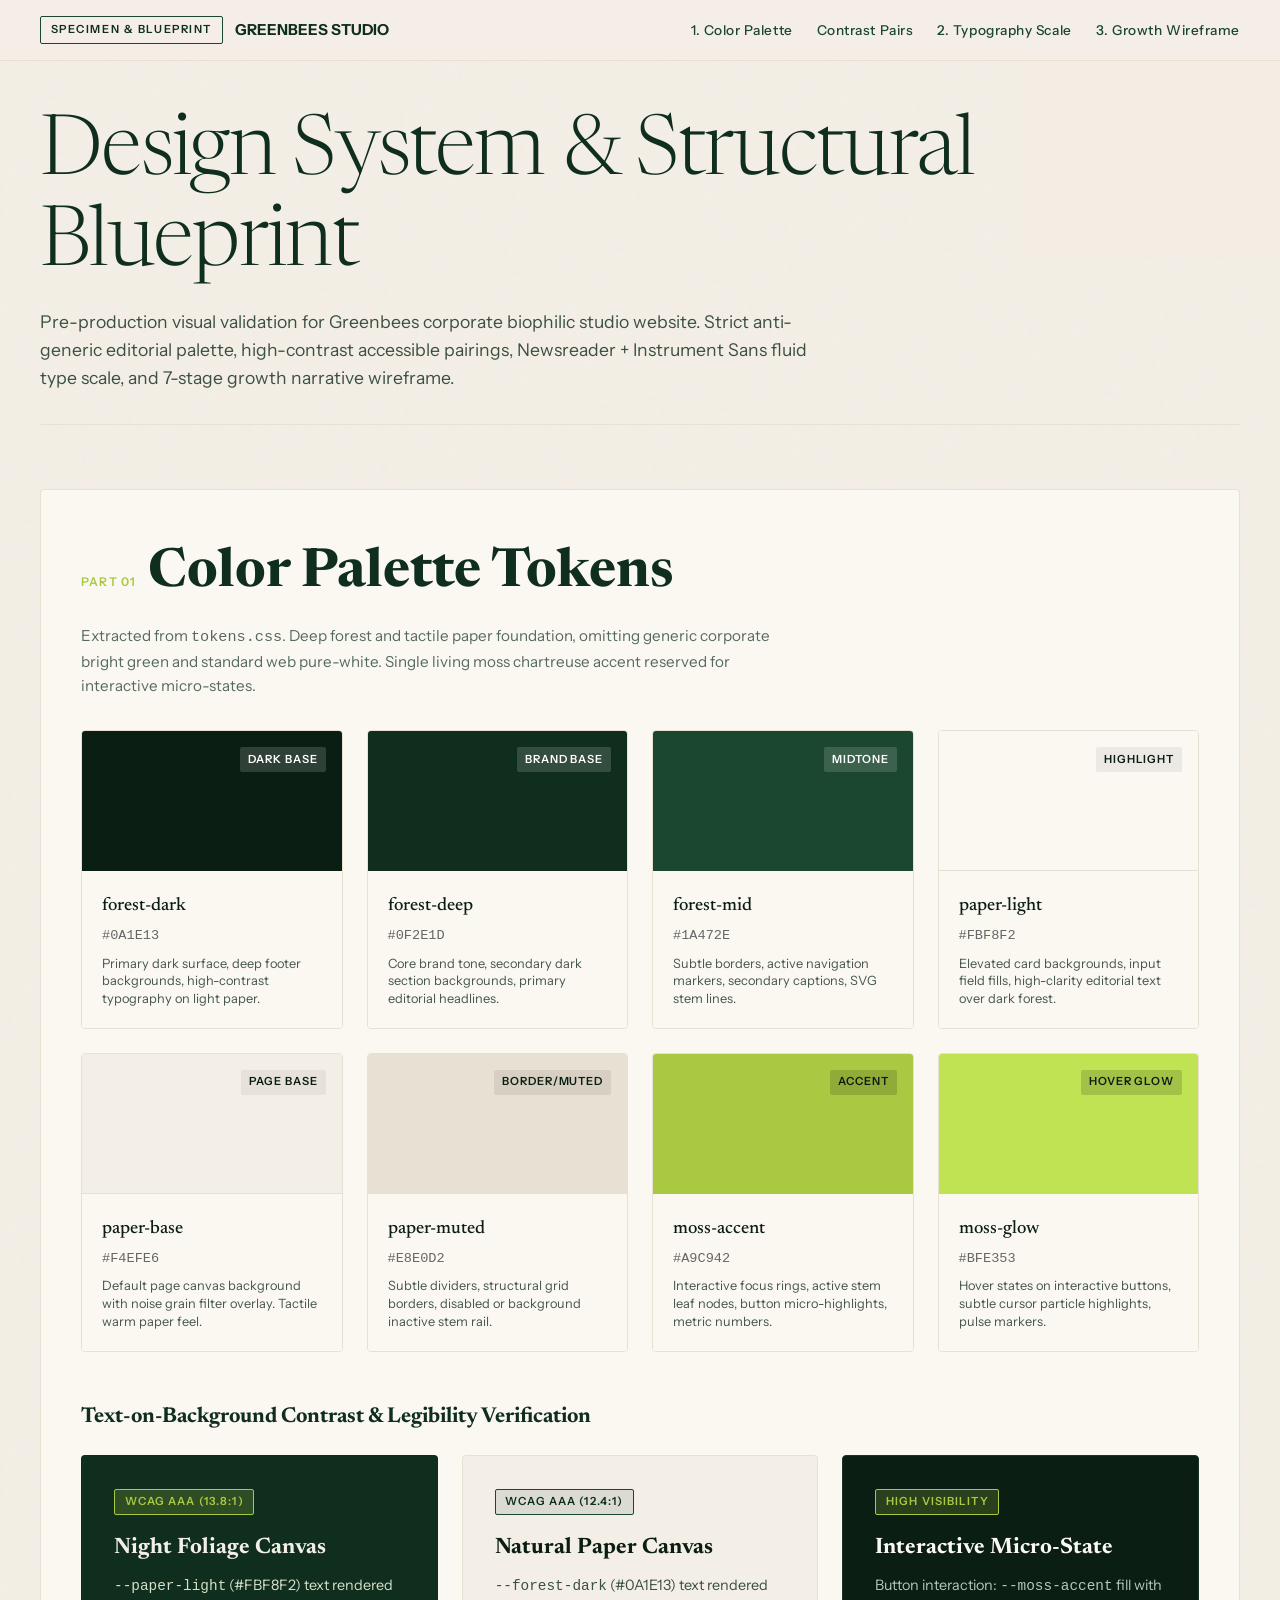
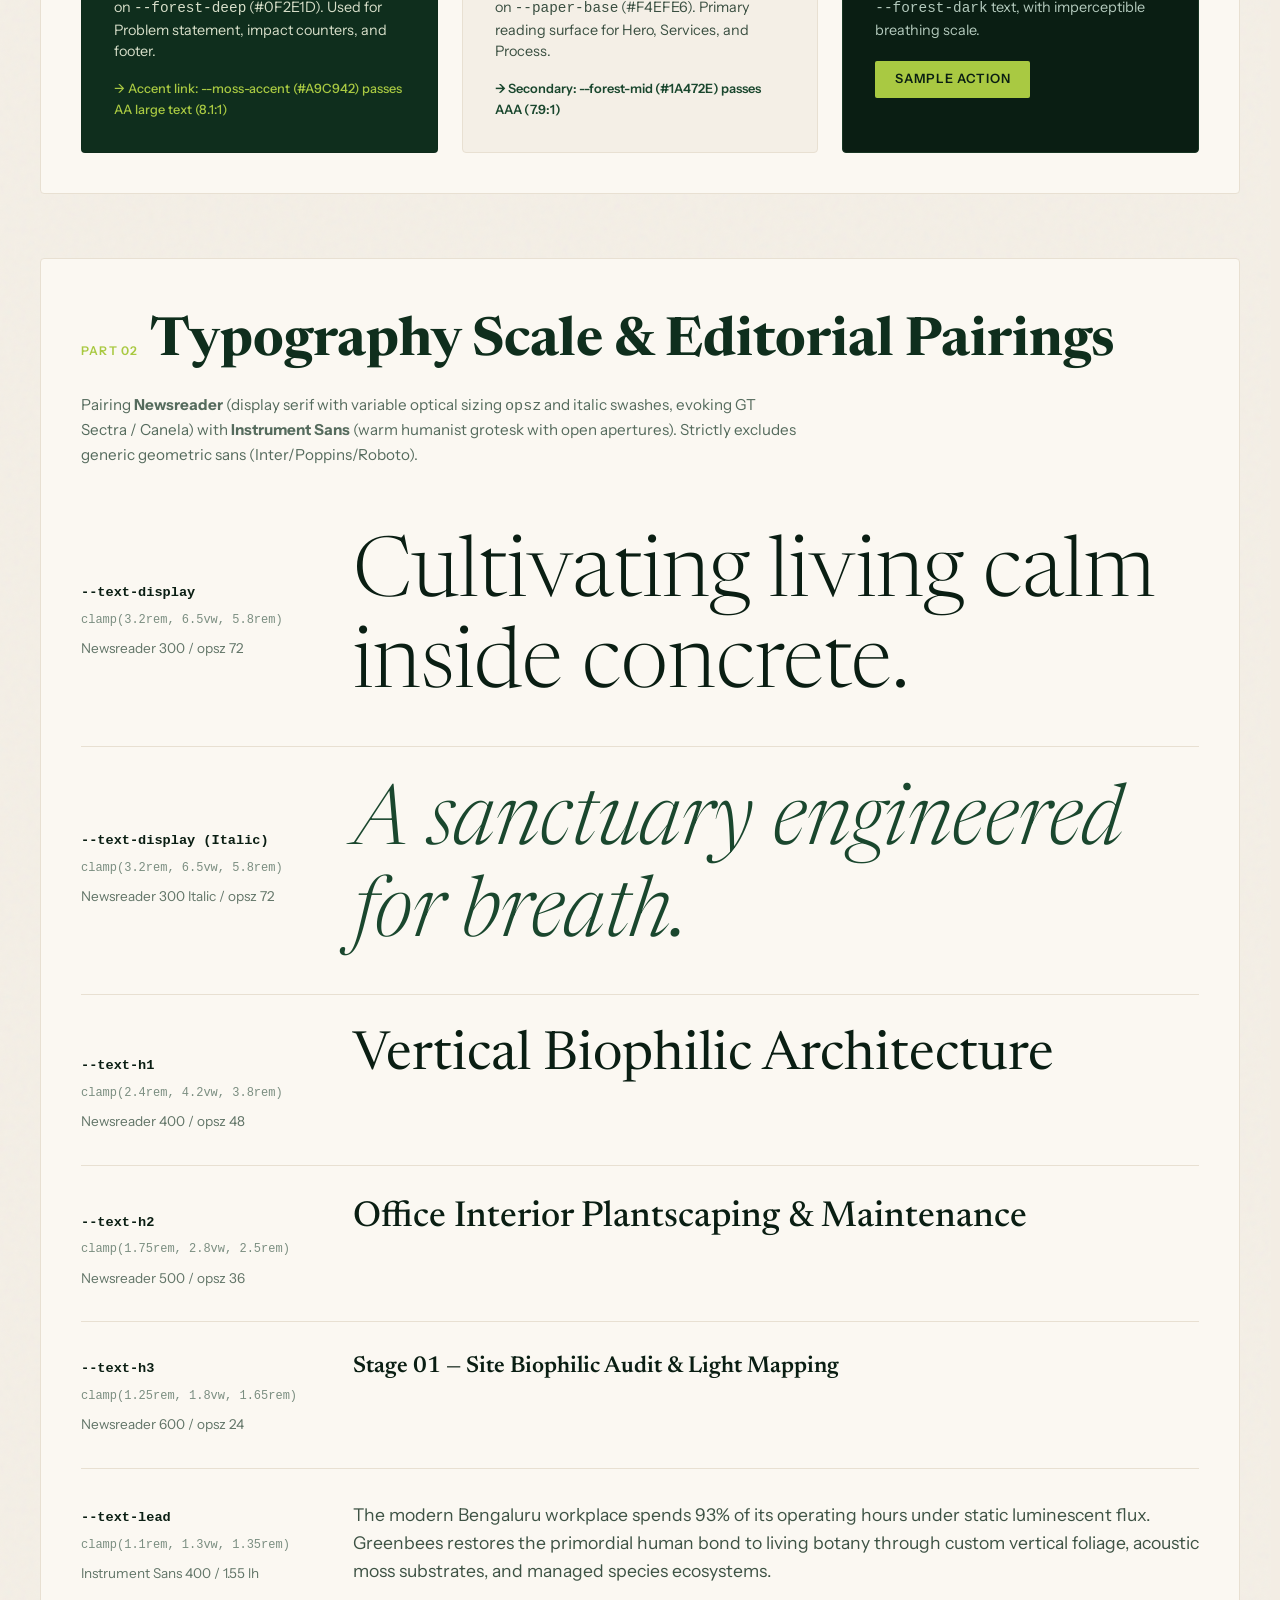
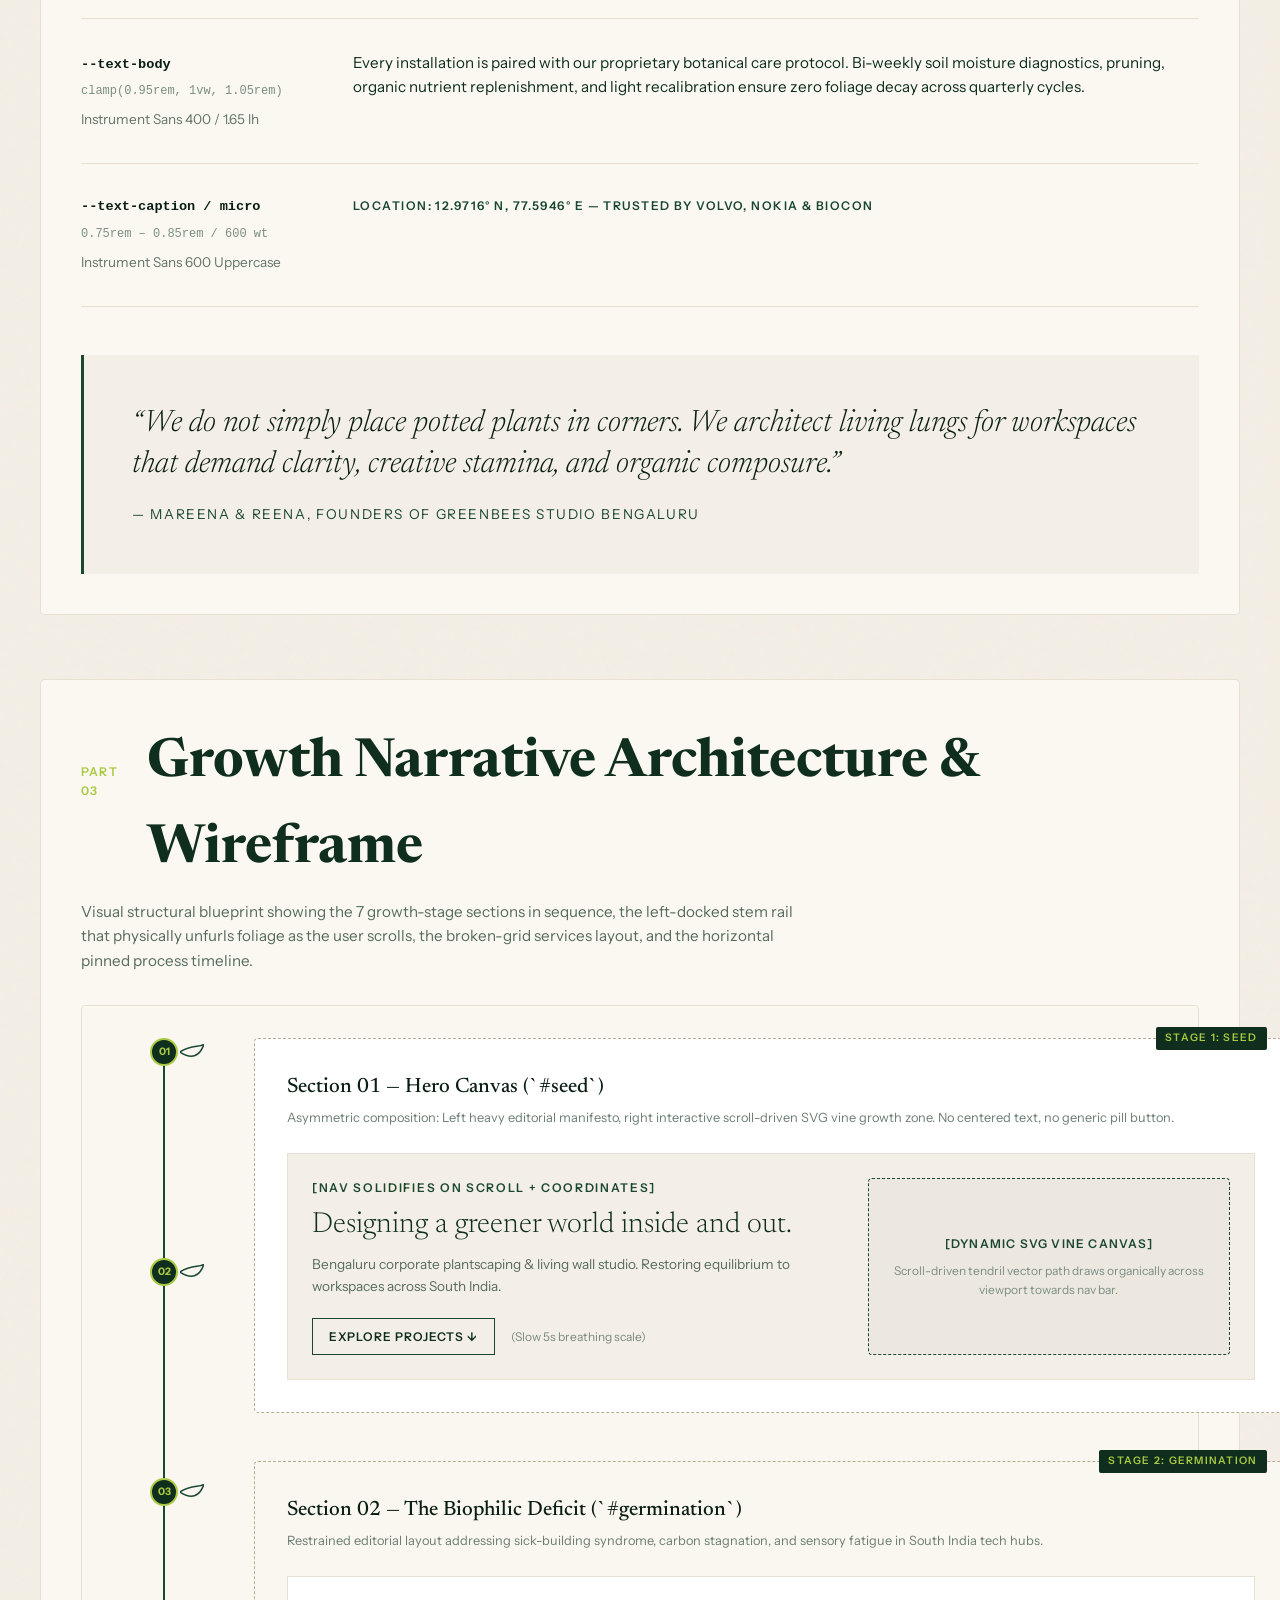
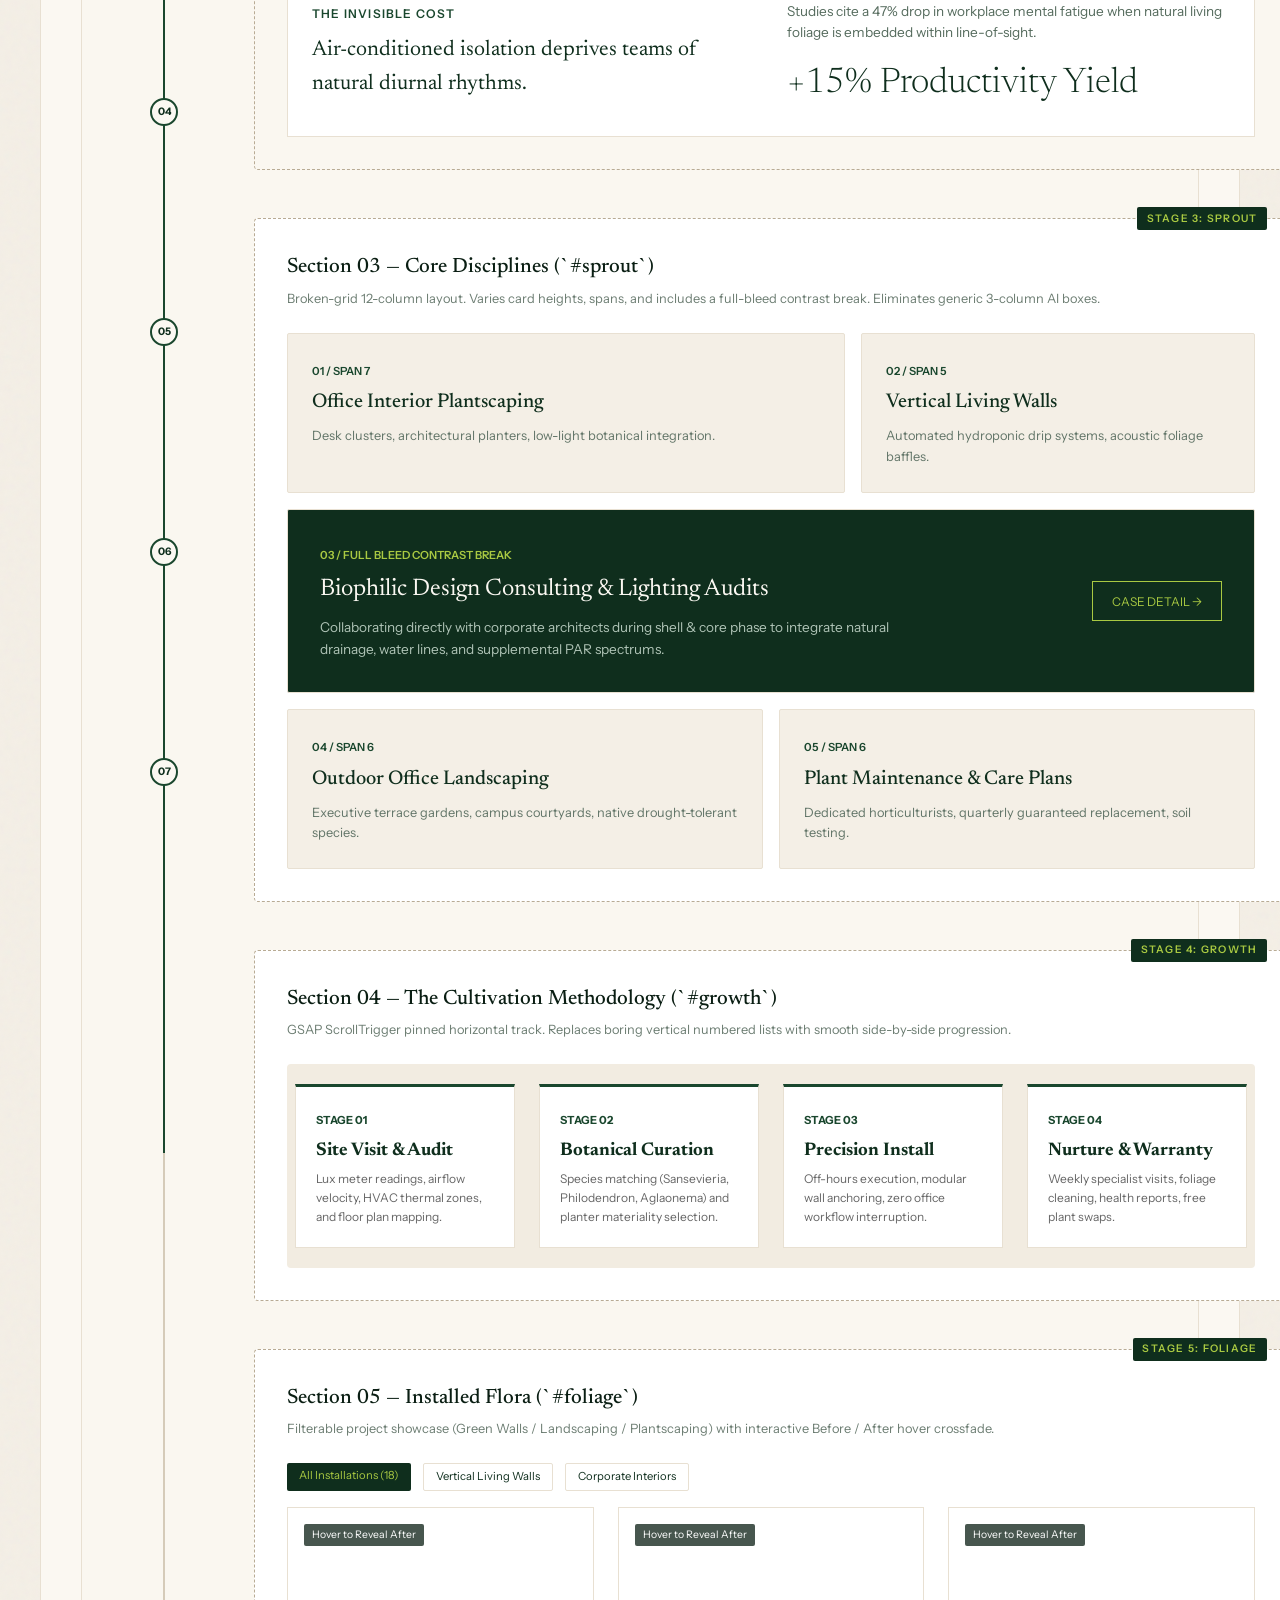
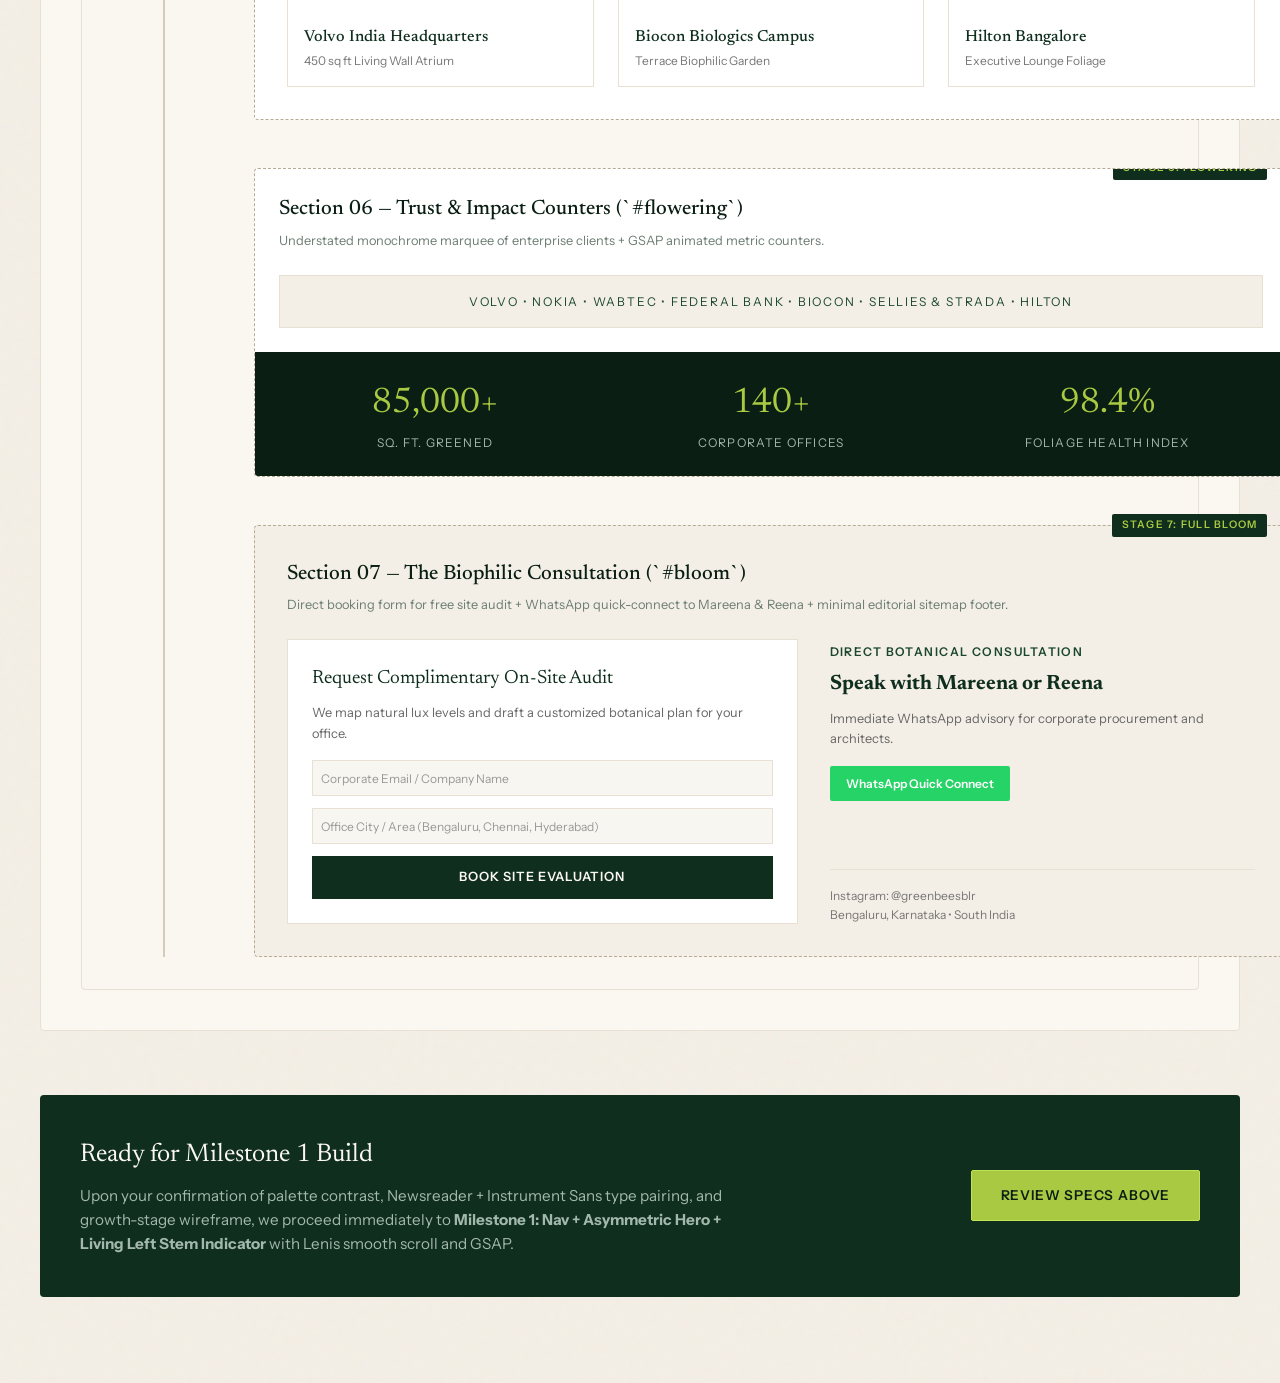
<file: preview/index.html>
<!DOCTYPE html>
<html lang="en">
<head>
  <meta charset="UTF-8">
  <meta name="viewport" content="width=device-width, initial-scale=1.0">
  <title>Greenbees — Design System & Structural Blueprint Review</title>
  
  <!-- Typography: Newsreader (Editorial Serif) & Instrument Sans (Warm Grotesk) -->
  <link rel="preconnect" href="https://fonts.googleapis.com">
  <link rel="preconnect" href="https://fonts.gstatic.com" crossorigin>
  <link href="https://fonts.googleapis.com/css2?family=Instrument+Sans:ital,wght@0,400;0,500;0,600;0,700;1,400;1,500&family=Newsreader:ital,opsz,wght@0,6..72,300;0,6..72,400;0,6..72,500;0,6..72,600;1,6..72,300;1,6..72,400;1,6..72,500&display=swap" rel="stylesheet">

  <style>
    :root {
      /* Palette Tokens */
      --forest-dark: #0A1E13;
      --forest-deep: #0F2E1D;
      --forest-mid: #1A472E;
      --paper-light: #FBF8F2;
      --paper-base: #F4EFE6;
      --paper-muted: #E8E0D2;
      --moss-accent: #A9C942;
      --moss-glow: #BFE353;
      
      /* Typography Families */
      --font-display: 'Newsreader', Georgia, serif;
      --font-body: 'Instrument Sans', -apple-system, sans-serif;
      
      /* Fluid Type Scale */
      --text-display: clamp(3.2rem, 6.5vw, 5.8rem);
      --text-h1: clamp(2.4rem, 4.2vw, 3.8rem);
      --text-h2: clamp(1.75rem, 2.8vw, 2.5rem);
      --text-h3: clamp(1.25rem, 1.8vw, 1.65rem);
      --text-lead: clamp(1.1rem, 1.3vw, 1.35rem);
      --text-body: clamp(0.95rem, 1vw, 1.05rem);
      --text-caption: clamp(0.75rem, 0.85vw, 0.85rem);
      --text-micro: 0.7rem;

      /* Spacing Scale */
      --space-2xs: 0.25rem;
      --space-xs: 0.5rem;
      --space-sm: 1rem;
      --space-md: 1.5rem;
      --space-lg: 2.5rem;
      --space-xl: 4rem;
      --space-2xl: 6rem;
    }

    /* Reset & Base Setup with Subtle Paper Grain */
    *, *::before, *::after {
      box-sizing: border-box;
      margin: 0;
      padding: 0;
    }

    body {
      background-color: var(--paper-base);
      color: var(--forest-deep);
      font-family: var(--font-body);
      font-size: var(--text-body);
      line-height: 1.6;
      position: relative;
      background-image: url("data:image/svg+xml,%3Csvg viewBox='0 0 200 200' xmlns='http://www.w3.org/2000/svg'%3E%3Cfilter id='noiseFilter'%3E%3CfeTurbulence type='fractalNoise' baseFrequency='0.85' numOctaves='3' stitchTiles='stitch'/%3E%3C/filter%3E%3Crect width='100%25' height='100%25' filter='url(%23noiseFilter)' opacity='0.035'/%3E%3C/svg%3E");
    }

    /* Navigation Header for Review Mode */
    .top-bar {
      position: sticky;
      top: 0;
      z-index: 100;
      background: rgba(244, 239, 230, 0.94);
      backdrop-filter: blur(8px);
      border-bottom: 1px solid var(--paper-muted);
      padding: 1rem 2.5rem;
      display: flex;
      justify-content: space-between;
      align-items: center;
    }

    .top-bar .brand {
      display: flex;
      align-items: center;
      gap: 0.75rem;
    }

    .top-bar .badge {
      font-size: var(--text-micro);
      text-transform: uppercase;
      letter-spacing: 0.14em;
      font-weight: 600;
      padding: 0.25rem 0.6rem;
      border: 1px solid var(--forest-mid);
      color: var(--forest-deep);
      border-radius: 2px;
    }

    .nav-tabs {
      display: flex;
      gap: 1.5rem;
      list-style: none;
    }

    .nav-tabs a {
      color: var(--forest-mid);
      text-decoration: none;
      font-size: 0.85rem;
      font-weight: 500;
      letter-spacing: 0.04em;
      transition: color 0.2s;
    }

    .nav-tabs a:hover {
      color: var(--forest-dark);
      text-decoration: underline;
      text-underline-offset: 4px;
    }

    .container {
      max-width: 1280px;
      margin: 0 auto;
      padding: 3rem 2.5rem 6rem;
    }

    /* Section Introductions */
    .review-header {
      margin-bottom: 4rem;
      border-bottom: 1px solid var(--paper-muted);
      padding-bottom: 2rem;
    }

    .review-header h1 {
      font-family: var(--font-display);
      font-size: var(--text-display);
      font-weight: 300;
      letter-spacing: -0.02em;
      line-height: 1.1;
      margin-bottom: 1rem;
    }

    .review-header p {
      font-size: var(--text-lead);
      color: #3b5042;
      max-width: 780px;
    }

    .specimen-card {
      background: var(--paper-light);
      border: 1px solid var(--paper-muted);
      padding: 2.5rem;
      border-radius: 4px;
      margin-bottom: 4rem;
    }

    .section-title {
      font-family: var(--font-display);
      font-size: var(--text-h2);
      font-weight: 400;
      margin-bottom: 0.5rem;
      display: flex;
      align-items: baseline;
      gap: 0.75rem;
    }

    .section-title span.number {
      font-family: var(--font-body);
      font-size: var(--text-caption);
      color: var(--moss-accent);
      font-weight: 600;
      letter-spacing: 0.1em;
    }

    .section-desc {
      color: #556b5d;
      margin-bottom: 2rem;
      font-size: var(--text-body);
      max-width: 720px;
    }

    /* PART 1: COLOR PALETTE SWATCHES */
    .palette-grid {
      display: grid;
      grid-template-columns: repeat(auto-fit, minmax(250px, 1fr));
      gap: 1.5rem;
      margin-bottom: 3rem;
    }

    .swatch-card {
      border: 1px solid var(--paper-muted);
      border-radius: 4px;
      overflow: hidden;
      background: #fff;
    }

    .swatch-color {
      height: 140px;
      width: 100%;
      position: relative;
      padding: 1rem;
      display: flex;
      justify-content: flex-end;
      align-items: flex-start;
    }

    .swatch-chip {
      font-size: var(--text-micro);
      letter-spacing: 0.08em;
      text-transform: uppercase;
      padding: 0.2rem 0.5rem;
      border-radius: 2px;
      font-weight: 600;
    }

    .swatch-info {
      padding: 1.25rem;
      background: var(--paper-light);
    }

    .swatch-name {
      font-family: var(--font-display);
      font-size: 1.15rem;
      font-weight: 500;
      color: var(--forest-dark);
      margin-bottom: 0.25rem;
    }

    .swatch-hex {
      font-family: monospace;
      font-size: 0.85rem;
      color: #666;
      margin-bottom: 0.5rem;
    }

    .swatch-usage {
      font-size: 0.8rem;
      line-height: 1.4;
      color: #44564b;
    }

    /* Contrast Testing Bench */
    .contrast-bench {
      display: grid;
      grid-template-columns: repeat(auto-fit, minmax(320px, 1fr));
      gap: 1.5rem;
    }

    .contrast-card {
      padding: 2rem;
      border-radius: 4px;
      border: 1px solid rgba(0,0,0,0.06);
    }

    .contrast-card.dark-theme {
      background-color: var(--forest-deep);
      color: var(--paper-base);
    }

    .contrast-card.light-theme {
      background-color: var(--paper-base);
      color: var(--forest-deep);
      border: 1px solid var(--paper-muted);
    }

    .contrast-card.accent-theme {
      background-color: var(--forest-dark);
      color: var(--moss-accent);
      border: 1px solid #183523;
    }

    .contrast-badge {
      display: inline-block;
      font-size: var(--text-micro);
      text-transform: uppercase;
      letter-spacing: 0.1em;
      margin-bottom: 1rem;
      padding: 0.2rem 0.6rem;
      border-radius: 2px;
      font-weight: 600;
    }

    .badge-pass {
      background: rgba(169, 201, 66, 0.2);
      color: var(--moss-accent);
      border: 1px solid var(--moss-accent);
    }

    /* PART 2: TYPOGRAPHY SPECIMENS */
    .type-specimen-row {
      display: grid;
      grid-template-columns: 240px 1fr;
      gap: 2rem;
      padding: 2rem 0;
      border-bottom: 1px solid var(--paper-muted);
      align-items: baseline;
    }

    .type-meta {
      font-size: 0.85rem;
      color: #627568;
    }

    .type-meta .token-name {
      font-family: monospace;
      color: var(--forest-dark);
      font-weight: 600;
      display: block;
      margin-bottom: 0.25rem;
    }

    .type-meta .clamp-formula {
      font-family: monospace;
      font-size: 0.75rem;
      color: #7b8e81;
    }

    .type-render-display {
      font-family: var(--font-display);
      line-height: 1.1;
      color: var(--forest-dark);
    }

    .type-render-body {
      font-family: var(--font-body);
      color: var(--forest-deep);
    }

    .editorial-quote-box {
      margin-top: 3rem;
      padding: 3rem;
      background: var(--paper-base);
      border-left: 3px solid var(--forest-mid);
    }

    .editorial-quote-box blockquote {
      font-family: var(--font-display);
      font-size: clamp(1.4rem, 2.4vw, 2.2rem);
      font-style: italic;
      font-weight: 300;
      line-height: 1.35;
      color: var(--forest-dark);
      margin-bottom: 1rem;
    }

    .editorial-quote-box cite {
      font-family: var(--font-body);
      font-size: 0.85rem;
      text-transform: uppercase;
      letter-spacing: 0.12em;
      color: var(--forest-mid);
      font-style: normal;
    }

    /* PART 3: DESIGN STRUCTURE & WIREFRAME */
    .wireframe-container {
      display: grid;
      grid-template-columns: 100px 1fr;
      gap: 2.5rem;
      position: relative;
      background: #FAF7F0;
      border: 1px solid var(--paper-muted);
      border-radius: 4px;
      padding: 2rem;
    }

    /* Left Stem Rail Mockup */
    .stem-rail-col {
      display: flex;
      flex-direction: column;
      align-items: center;
      position: relative;
    }

    .stem-rail-indicator {
      width: 2px;
      background: #D5CBB9;
      height: 100%;
      position: absolute;
      top: 0;
      left: 50%;
      transform: translateX(-50%);
    }

    .stem-rail-active {
      width: 2px;
      background: var(--forest-mid);
      height: 55%;
      position: absolute;
      top: 0;
      left: 50%;
      transform: translateX(-50%);
    }

    .stem-node {
      width: 28px;
      height: 28px;
      border-radius: 50%;
      background: var(--paper-light);
      border: 2px solid var(--forest-mid);
      display: flex;
      align-items: center;
      justify-content: center;
      z-index: 2;
      margin-bottom: 12rem;
      font-size: 0.65rem;
      font-weight: 700;
      color: var(--forest-deep);
      position: relative;
    }

    .stem-node.active {
      background: var(--forest-deep);
      color: var(--moss-accent);
      border-color: var(--moss-accent);
    }

    .stem-leaf-svg {
      position: absolute;
      left: 28px;
      width: 24px;
      height: 16px;
      fill: none;
      stroke: var(--forest-mid);
      stroke-width: 1.5;
    }

    /* Content Stream */
    .content-stream {
      display: flex;
      flex-direction: column;
      gap: 3rem;
    }

    .section-wireframe-box {
      border: 1.5px dashed #B8AB94;
      background: #FFF;
      padding: 2rem;
      border-radius: 4px;
      position: relative;
    }

    .section-wireframe-box::before {
      content: attr(data-growth-phase);
      position: absolute;
      top: -12px;
      right: 20px;
      background: var(--forest-deep);
      color: var(--moss-accent);
      font-size: 0.65rem;
      text-transform: uppercase;
      letter-spacing: 0.12em;
      padding: 0.2rem 0.6rem;
      border-radius: 2px;
      font-weight: 600;
    }

    .wireframe-label {
      font-family: var(--font-display);
      font-size: 1.3rem;
      font-weight: 500;
      margin-bottom: 0.25rem;
      color: var(--forest-dark);
    }

    .wireframe-sub {
      font-size: 0.8rem;
      color: #6C7D72;
      margin-bottom: 1.5rem;
    }

    /* Hero Blueprint Mockup */
    .hero-mock-grid {
      display: grid;
      grid-template-columns: 1.3fr 0.9fr;
      gap: 2rem;
      min-height: 220px;
      background: var(--paper-base);
      padding: 1.5rem;
      border: 1px solid var(--paper-muted);
    }

    .hero-text-block {
      display: flex;
      flex-direction: column;
      justify-content: center;
      gap: 0.75rem;
    }

    .hero-vine-zone {
      border: 1px dashed var(--forest-mid);
      border-radius: 4px;
      display: flex;
      flex-direction: column;
      align-items: center;
      justify-content: center;
      text-align: center;
      padding: 1rem;
      background: rgba(15, 46, 29, 0.03);
    }

    /* Broken Grid Services Blueprint Mockup */
    .services-broken-grid {
      display: grid;
      grid-template-columns: repeat(12, 1fr);
      gap: 1rem;
      margin-top: 1rem;
    }

    .svc-card-wire {
      padding: 1.5rem;
      background: var(--paper-base);
      border: 1px solid var(--paper-muted);
      border-radius: 2px;
    }

    .svc-1 { grid-column: span 7; min-height: 160px; }
    .svc-2 { grid-column: span 5; min-height: 160px; }
    .svc-3-break { 
      grid-column: span 12; 
      background: var(--forest-deep); 
      color: var(--paper-light); 
      display: flex;
      justify-content: space-between;
      align-items: center;
      padding: 2rem;
    }
    .svc-4 { grid-column: span 6; min-height: 150px; }
    .svc-5 { grid-column: span 6; min-height: 150px; }

    /* Horizontal Process Blueprint Mockup */
    .horizontal-track-mock {
      display: flex;
      gap: 1.5rem;
      overflow-x: auto;
      padding: 1.25rem 0.5rem;
      background: #F2ECE1;
      border-radius: 4px;
    }

    .process-step-mock {
      min-width: 220px;
      flex: 1;
      background: #FFF;
      border: 1px solid var(--paper-muted);
      padding: 1.25rem;
      border-top: 3px solid var(--forest-mid);
    }

    /* Portfolio Before/After Wireframe */
    .portfolio-wire-grid {
      display: grid;
      grid-template-columns: repeat(3, 1fr);
      gap: 1.5rem;
      margin-top: 1rem;
    }

    .portfolio-card-wire {
      border: 1px solid var(--paper-muted);
      background: #FFF;
      padding: 1rem;
      height: 180px;
      position: relative;
      display: flex;
      flex-direction: column;
      justify-content: flex-end;
    }

    .hover-layer-pill {
      position: absolute;
      top: 1rem;
      left: 1rem;
      font-size: 0.65rem;
      background: rgba(10,30,19,0.75);
      color: #FFF;
      padding: 0.15rem 0.5rem;
      border-radius: 2px;
    }

    /* Impact & Trust */
    .impact-wire-row {
      display: grid;
      grid-template-columns: repeat(3, 1fr);
      gap: 1.5rem;
      text-align: center;
      padding: 1.5rem;
      background: var(--forest-dark);
      color: var(--paper-base);
    }

    /* Footer Callout */
    .approval-callout {
      margin-top: 4rem;
      padding: 2.5rem;
      background: var(--forest-deep);
      color: var(--paper-light);
      border-radius: 4px;
      display: flex;
      justify-content: space-between;
      align-items: center;
      gap: 2rem;
    }

    .approval-callout h3 {
      font-family: var(--font-display);
      font-size: 1.6rem;
      font-weight: 400;
      color: var(--paper-light);
      margin-bottom: 0.5rem;
    }

    .approval-callout p {
      font-size: 0.95rem;
      color: #A3B8AC;
      max-width: 650px;
    }

    .btn-approve-simulate {
      display: inline-block;
      padding: 0.85rem 1.8rem;
      background: var(--moss-accent);
      color: var(--forest-dark);
      font-weight: 600;
      font-size: 0.85rem;
      letter-spacing: 0.06em;
      text-transform: uppercase;
      text-decoration: none;
      border-radius: 2px;
      border: 1px solid var(--moss-glow);
    }
  </style>
</head>
<body>

  <!-- Top Review Navigation -->
  <header class="top-bar">
    <div class="brand">
      <span class="badge">Specimen & Blueprint</span>
      <strong>GREENBEES STUDIO</strong>
    </div>
    <nav>
      <ul class="nav-tabs">
        <li><a href="#palette">1. Color Palette</a></li>
        <li><a href="#contrast">Contrast Pairs</a></li>
        <li><a href="#typography">2. Typography Scale</a></li>
        <li><a href="#wireframe">3. Growth Wireframe</a></li>
      </ul>
    </nav>
  </header>

  <main class="container">
    
    <!-- Title Area -->
    <div class="review-header">
      <h1>Design System & Structural Blueprint</h1>
      <p>Pre-production visual validation for Greenbees corporate biophilic studio website. Strict anti-generic editorial palette, high-contrast accessible pairings, Newsreader + Instrument Sans fluid type scale, and 7-stage growth narrative wireframe.</p>
    </div>

    <!-- 1. COLOR PALETTE SWATCHES -->
    <section id="palette" class="specimen-card">
      <div class="section-title">
        <span class="number">PART 01</span>
        <h2>Color Palette Tokens</h2>
      </div>
      <p class="section-desc">Extracted from <code>tokens.css</code>. Deep forest and tactile paper foundation, omitting generic corporate bright green and standard web pure-white. Single living moss chartreuse accent reserved for interactive micro-states.</p>

      <div class="palette-grid">
        <!-- Forest Dark -->
        <div class="swatch-card">
          <div class="swatch-color" style="background-color: var(--forest-dark);">
            <span class="swatch-chip" style="background: rgba(255,255,255,0.15); color: #fff;">Dark Base</span>
          </div>
          <div class="swatch-info">
            <div class="swatch-name">forest-dark</div>
            <div class="swatch-hex">#0A1E13</div>
            <div class="swatch-usage">Primary dark surface, deep footer backgrounds, high-contrast typography on light paper.</div>
          </div>
        </div>

        <!-- Forest Deep -->
        <div class="swatch-card">
          <div class="swatch-color" style="background-color: var(--forest-deep);">
            <span class="swatch-chip" style="background: rgba(255,255,255,0.15); color: #fff;">Brand Base</span>
          </div>
          <div class="swatch-info">
            <div class="swatch-name">forest-deep</div>
            <div class="swatch-hex">#0F2E1D</div>
            <div class="swatch-usage">Core brand tone, secondary dark section backgrounds, primary editorial headlines.</div>
          </div>
        </div>

        <!-- Forest Mid -->
        <div class="swatch-card">
          <div class="swatch-color" style="background-color: var(--forest-mid);">
            <span class="swatch-chip" style="background: rgba(255,255,255,0.15); color: #fff;">Midtone</span>
          </div>
          <div class="swatch-info">
            <div class="swatch-name">forest-mid</div>
            <div class="swatch-hex">#1A472E</div>
            <div class="swatch-usage">Subtle borders, active navigation markers, secondary captions, SVG stem lines.</div>
          </div>
        </div>

        <!-- Paper Light -->
        <div class="swatch-card">
          <div class="swatch-color" style="background-color: var(--paper-light); border-bottom: 1px solid var(--paper-muted);">
            <span class="swatch-chip" style="background: rgba(0,0,0,0.06); color: var(--forest-dark);">Highlight</span>
          </div>
          <div class="swatch-info">
            <div class="swatch-name">paper-light</div>
            <div class="swatch-hex">#FBF8F2</div>
            <div class="swatch-usage">Elevated card backgrounds, input field fills, high-clarity editorial text over dark forest.</div>
          </div>
        </div>

        <!-- Paper Base -->
        <div class="swatch-card">
          <div class="swatch-color" style="background-color: var(--paper-base); border-bottom: 1px solid var(--paper-muted);">
            <span class="swatch-chip" style="background: rgba(0,0,0,0.06); color: var(--forest-dark);">Page Base</span>
          </div>
          <div class="swatch-info">
            <div class="swatch-name">paper-base</div>
            <div class="swatch-hex">#F4EFE6</div>
            <div class="swatch-usage">Default page canvas background with noise grain filter overlay. Tactile warm paper feel.</div>
          </div>
        </div>

        <!-- Paper Muted -->
        <div class="swatch-card">
          <div class="swatch-color" style="background-color: var(--paper-muted);">
            <span class="swatch-chip" style="background: rgba(0,0,0,0.08); color: var(--forest-dark);">Border/Muted</span>
          </div>
          <div class="swatch-info">
            <div class="swatch-name">paper-muted</div>
            <div class="swatch-hex">#E8E0D2</div>
            <div class="swatch-usage">Subtle dividers, structural grid borders, disabled or background inactive stem rail.</div>
          </div>
        </div>

        <!-- Moss Accent -->
        <div class="swatch-card">
          <div class="swatch-color" style="background-color: var(--moss-accent);">
            <span class="swatch-chip" style="background: rgba(0,0,0,0.15); color: var(--forest-dark);">Accent</span>
          </div>
          <div class="swatch-info">
            <div class="swatch-name">moss-accent</div>
            <div class="swatch-hex">#A9C942</div>
            <div class="swatch-usage">Interactive focus rings, active stem leaf nodes, button micro-highlights, metric numbers.</div>
          </div>
        </div>

        <!-- Moss Glow -->
        <div class="swatch-card">
          <div class="swatch-color" style="background-color: var(--moss-glow);">
            <span class="swatch-chip" style="background: rgba(0,0,0,0.15); color: var(--forest-dark);">Hover Glow</span>
          </div>
          <div class="swatch-info">
            <div class="swatch-name">moss-glow</div>
            <div class="swatch-hex">#BFE353</div>
            <div class="swatch-usage">Hover states on interactive buttons, subtle cursor particle highlights, pulse markers.</div>
          </div>
        </div>
      </div>

      <!-- Contrast Pairings & Readability Check -->
      <div id="contrast" style="margin-top: 3rem;">
        <h3 style="font-family: var(--font-display); font-size: 1.35rem; margin-bottom: 1.25rem;">Text-on-Background Contrast & Legibility Verification</h3>
        <div class="contrast-bench">
          <!-- Dark Surface -->
          <div class="contrast-card dark-theme">
            <span class="contrast-badge badge-pass">WCAG AAA (13.8:1)</span>
            <h4 style="font-family: var(--font-display); font-size: 1.4rem; margin-bottom: 0.5rem;">Night Foliage Canvas</h4>
            <p style="font-size: 0.9rem; line-height: 1.5; color: #D7DEC9; margin-bottom: 1rem;">
              <code>--paper-light</code> (#FBF8F2) text rendered on <code>--forest-deep</code> (#0F2E1D). Used for Problem statement, impact counters, and footer.
            </p>
            <div style="font-size: 0.8rem; color: var(--moss-accent); font-weight: 500;">
              → Accent link: --moss-accent (#A9C942) passes AA large text (8.1:1)
            </div>
          </div>

          <!-- Light Paper Surface -->
          <div class="contrast-card light-theme">
            <span class="contrast-badge" style="background: rgba(15,46,29,0.1); color: var(--forest-deep); border: 1px solid var(--forest-mid);">WCAG AAA (12.4:1)</span>
            <h4 style="font-family: var(--font-display); font-size: 1.4rem; margin-bottom: 0.5rem; color: var(--forest-dark);">Natural Paper Canvas</h4>
            <p style="font-size: 0.9rem; line-height: 1.5; color: #3A4F41; margin-bottom: 1rem;">
              <code>--forest-dark</code> (#0A1E13) text rendered on <code>--paper-base</code> (#F4EFE6). Primary reading surface for Hero, Services, and Process.
            </p>
            <div style="font-size: 0.8rem; color: var(--forest-mid); font-weight: 600;">
              → Secondary: --forest-mid (#1A472E) passes AAA (7.9:1)
            </div>
          </div>

          <!-- Accent Highlight -->
          <div class="contrast-card accent-theme">
            <span class="contrast-badge badge-pass">High Visibility</span>
            <h4 style="font-family: var(--font-display); font-size: 1.4rem; margin-bottom: 0.5rem; color: var(--paper-light);">Interactive Micro-State</h4>
            <p style="font-size: 0.9rem; line-height: 1.5; color: #B3C9BC; margin-bottom: 1.25rem;">
              Button interaction: <code>--moss-accent</code> fill with <code>--forest-dark</code> text, with imperceptible breathing scale.
            </p>
            <a href="javascript:void(0)" style="display:inline-block; background: var(--moss-accent); color: var(--forest-dark); padding: 0.5rem 1.2rem; font-size: 0.8rem; font-weight: 600; text-transform: uppercase; letter-spacing: 0.08em; text-decoration: none; border-radius: 2px;">
              Sample Action
            </a>
          </div>
        </div>
      </div>
    </section>

    <!-- 2. TYPOGRAPHY SCALE SPECIMEN -->
    <section id="typography" class="specimen-card">
      <div class="section-title">
        <span class="number">PART 02</span>
        <h2>Typography Scale & Editorial Pairings</h2>
      </div>
      <p class="section-desc">Pairing <strong>Newsreader</strong> (display serif with variable optical sizing <code>opsz</code> and italic swashes, evoking GT Sectra / Canela) with <strong>Instrument Sans</strong> (warm humanist grotesk with open apertures). Strictly excludes generic geometric sans (Inter/Poppins/Roboto).</p>

      <!-- Display Scale Rows -->
      <div class="type-specimen-row">
        <div class="type-meta">
          <span class="token-name">--text-display</span>
          <span class="clamp-formula">clamp(3.2rem, 6.5vw, 5.8rem)</span>
          <div style="margin-top: 0.5rem;">Newsreader 300 / opsz 72</div>
        </div>
        <div class="type-render-display" style="font-size: var(--text-display); font-weight: 300;">
          Cultivating living calm inside concrete.
        </div>
      </div>

      <div class="type-specimen-row">
        <div class="type-meta">
          <span class="token-name">--text-display (Italic)</span>
          <span class="clamp-formula">clamp(3.2rem, 6.5vw, 5.8rem)</span>
          <div style="margin-top: 0.5rem;">Newsreader 300 Italic / opsz 72</div>
        </div>
        <div class="type-render-display" style="font-size: var(--text-display); font-style: italic; font-weight: 300; color: var(--forest-mid);">
          A sanctuary engineered for breath.
        </div>
      </div>

      <div class="type-specimen-row">
        <div class="type-meta">
          <span class="token-name">--text-h1</span>
          <span class="clamp-formula">clamp(2.4rem, 4.2vw, 3.8rem)</span>
          <div style="margin-top: 0.5rem;">Newsreader 400 / opsz 48</div>
        </div>
        <div class="type-render-display" style="font-size: var(--text-h1); font-weight: 400;">
          Vertical Biophilic Architecture
        </div>
      </div>

      <div class="type-specimen-row">
        <div class="type-meta">
          <span class="token-name">--text-h2</span>
          <span class="clamp-formula">clamp(1.75rem, 2.8vw, 2.5rem)</span>
          <div style="margin-top: 0.5rem;">Newsreader 500 / opsz 36</div>
        </div>
        <div class="type-render-display" style="font-size: var(--text-h2); font-weight: 500;">
          Office Interior Plantscaping & Maintenance
        </div>
      </div>

      <div class="type-specimen-row">
        <div class="type-meta">
          <span class="token-name">--text-h3</span>
          <span class="clamp-formula">clamp(1.25rem, 1.8vw, 1.65rem)</span>
          <div style="margin-top: 0.5rem;">Newsreader 600 / opsz 24</div>
        </div>
        <div class="type-render-display" style="font-size: var(--text-h3); font-weight: 600;">
          Stage 01 — Site Biophilic Audit & Light Mapping
        </div>
      </div>

      <div class="type-specimen-row">
        <div class="type-meta">
          <span class="token-name">--text-lead</span>
          <span class="clamp-formula">clamp(1.1rem, 1.3vw, 1.35rem)</span>
          <div style="margin-top: 0.5rem;">Instrument Sans 400 / 1.55 lh</div>
        </div>
        <div class="type-render-body" style="font-size: var(--text-lead); color: #3D5244;">
          The modern Bengaluru workplace spends 93% of its operating hours under static luminescent flux. Greenbees restores the primordial human bond to living botany through custom vertical foliage, acoustic moss substrates, and managed species ecosystems.
        </div>
      </div>

      <div class="type-specimen-row">
        <div class="type-meta">
          <span class="token-name">--text-body</span>
          <span class="clamp-formula">clamp(0.95rem, 1vw, 1.05rem)</span>
          <div style="margin-top: 0.5rem;">Instrument Sans 400 / 1.65 lh</div>
        </div>
        <div class="type-render-body" style="font-size: var(--text-body);">
          Every installation is paired with our proprietary botanical care protocol. Bi-weekly soil moisture diagnostics, pruning, organic nutrient replenishment, and light recalibration ensure zero foliage decay across quarterly cycles.
        </div>
      </div>

      <div class="type-specimen-row">
        <div class="type-meta">
          <span class="token-name">--text-caption / micro</span>
          <span class="clamp-formula">0.75rem – 0.85rem / 600 wt</span>
          <div style="margin-top: 0.5rem;">Instrument Sans 600 Uppercase</div>
        </div>
        <div class="type-render-body" style="font-size: var(--text-caption); letter-spacing: 0.12em; text-transform: uppercase; font-weight: 600; color: var(--forest-mid);">
          LOCATION: 12.9716° N, 77.5946° E — TRUSTED BY VOLVO, NOKIA & BIOCON
        </div>
      </div>

      <!-- Sample Editorial Callout -->
      <div class="editorial-quote-box">
        <blockquote>
          “We do not simply place potted plants in corners. We architect living lungs for workspaces that demand clarity, creative stamina, and organic composure.”
        </blockquote>
        <cite>— Mareena & Reena, Founders of Greenbees Studio Bengaluru</cite>
      </div>
    </section>

    <!-- 3. DESIGN STRUCTURE & WIREFRAME SITEMAP -->
    <section id="wireframe" class="specimen-card">
      <div class="section-title">
        <span class="number">PART 03</span>
        <h2>Growth Narrative Architecture & Wireframe</h2>
      </div>
      <p class="section-desc">Visual structural blueprint showing the 7 growth-stage sections in sequence, the left-docked stem rail that physically unfurls foliage as the user scrolls, the broken-grid services layout, and the horizontal pinned process timeline.</p>

      <div class="wireframe-container">
        
        <!-- Left Stem Rail Architecture Indicator -->
        <div class="stem-rail-col">
          <div class="stem-rail-indicator"></div>
          <div class="stem-rail-active"></div>

          <div class="stem-node active" title="Section 1: Seed">
            01
            <svg class="stem-leaf-svg" viewBox="0 0 24 16">
              <path d="M0,8 C12,0 20,4 24,0 C20,12 12,16 0,8 Z" />
            </svg>
          </div>

          <div class="stem-node active" title="Section 2: Germination">
            02
            <svg class="stem-leaf-svg" viewBox="0 0 24 16">
              <path d="M0,8 C12,0 20,4 24,0 C20,12 12,16 0,8 Z" />
            </svg>
          </div>

          <div class="stem-node active" title="Section 3: Sprout">
            03
            <svg class="stem-leaf-svg" viewBox="0 0 24 16">
              <path d="M0,8 C12,0 20,4 24,0 C20,12 12,16 0,8 Z" />
            </svg>
          </div>

          <div class="stem-node" title="Section 4: Growth">04</div>
          <div class="stem-node" title="Section 5: Foliage">05</div>
          <div class="stem-node" title="Section 6: Flowering">06</div>
          <div class="stem-node" title="Section 7: Bloom">07</div>
        </div>

        <!-- Wireframe Content Stream -->
        <div class="content-stream">
          
          <!-- STAGE 1: SEED (Hero) -->
          <div class="section-wireframe-box" data-growth-phase="Stage 1: Seed">
            <div class="wireframe-label">Section 01 — Hero Canvas (`#seed`)</div>
            <div class="wireframe-sub">Asymmetric composition: Left heavy editorial manifesto, right interactive scroll-driven SVG vine growth zone. No centered text, no generic pill button.</div>
            
            <div class="hero-mock-grid">
              <div class="hero-text-block">
                <span style="font-size: 0.75rem; text-transform: uppercase; letter-spacing: 0.14em; color: var(--forest-mid); font-weight: 600;">[Nav Solidifies on Scroll + Coordinates]</span>
                <h3 style="font-family: var(--font-display); font-size: 1.8rem; line-height: 1.15; font-weight: 300;">Designing a greener world inside and out.</h3>
                <p style="font-size: 0.85rem; color: #556B5D;">Bengaluru corporate plantscaping & living wall studio. Restoring equilibrium to workspaces across South India.</p>
                <div style="display: flex; gap: 1rem; align-items: center; margin-top: 0.5rem;">
                  <span style="display:inline-block; border: 1px solid var(--forest-mid); padding: 0.5rem 1rem; font-size: 0.75rem; text-transform: uppercase; letter-spacing: 0.08em; font-weight: 600;">Explore Projects ↓</span>
                  <span style="font-size: 0.75rem; color: #788A7F;">(Slow 5s breathing scale)</span>
                </div>
              </div>
              <div class="hero-vine-zone">
                <span style="font-size: 0.75rem; text-transform: uppercase; letter-spacing: 0.1em; color: var(--forest-mid); font-weight: 600;">[Dynamic SVG Vine Canvas]</span>
                <p style="font-size: 0.75rem; color: #7B8E82; margin-top: 0.5rem;">Scroll-driven tendril vector path draws organically across viewport towards nav bar.</p>
              </div>
            </div>
          </div>

          <!-- STAGE 2: GERMINATION (Problem) -->
          <div class="section-wireframe-box" data-growth-phase="Stage 2: Germination" style="background: #FAF7F0;">
            <div class="wireframe-label">Section 02 — The Biophilic Deficit (`#germination`)</div>
            <div class="wireframe-sub">Restrained editorial layout addressing sick-building syndrome, carbon stagnation, and sensory fatigue in South India tech hubs.</div>
            
            <div style="display: grid; grid-template-columns: 1fr 1fr; gap: 2rem; padding: 1.5rem; background: #FFF; border: 1px solid var(--paper-muted);">
              <div>
                <span style="font-size: 0.75rem; text-transform: uppercase; letter-spacing: 0.1em; color: var(--forest-mid); font-weight: 600;">The Invisible Cost</span>
                <h4 style="font-family: var(--font-display); font-size: 1.35rem; font-weight: 400; margin-top: 0.5rem;">Air-conditioned isolation deprives teams of natural diurnal rhythms.</h4>
              </div>
              <div>
                <p style="font-size: 0.85rem; color: #556B5D; margin-bottom: 0.75rem;">Studies cite a 47% drop in workplace mental fatigue when natural living foliage is embedded within line-of-sight.</p>
                <div style="font-family: var(--font-display); font-size: 2.2rem; color: var(--forest-deep); font-weight: 300;">+15% Productivity Yield</div>
              </div>
            </div>
          </div>

          <!-- STAGE 3: SPROUT (Services Broken Grid) -->
          <div class="section-wireframe-box" data-growth-phase="Stage 3: Sprout">
            <div class="wireframe-label">Section 03 — Core Disciplines (`#sprout`)</div>
            <div class="wireframe-sub">Broken-grid 12-column layout. Varies card heights, spans, and includes a full-bleed contrast break. Eliminates generic 3-column AI boxes.</div>

            <div class="services-broken-grid">
              <div class="svc-card-wire svc-1">
                <span style="font-size: 0.7rem; color: var(--forest-mid); font-weight: 600;">01 / SPAN 7</span>
                <h4 style="font-family: var(--font-display); font-size: 1.25rem; font-weight: 500; margin-top: 0.25rem;">Office Interior Plantscaping</h4>
                <p style="font-size: 0.8rem; color: #627568; margin-top: 0.5rem;">Desk clusters, architectural planters, low-light botanical integration.</p>
              </div>

              <div class="svc-card-wire svc-2">
                <span style="font-size: 0.7rem; color: var(--forest-mid); font-weight: 600;">02 / SPAN 5</span>
                <h4 style="font-family: var(--font-display); font-size: 1.25rem; font-weight: 500; margin-top: 0.25rem;">Vertical Living Walls</h4>
                <p style="font-size: 0.8rem; color: #627568; margin-top: 0.5rem;">Automated hydroponic drip systems, acoustic foliage baffles.</p>
              </div>

              <div class="svc-card-wire svc-3-break">
                <div>
                  <span style="font-size: 0.7rem; color: var(--moss-accent); font-weight: 600; text-transform: uppercase;">03 / FULL BLEED CONTRAST BREAK</span>
                  <h4 style="font-family: var(--font-display); font-size: 1.5rem; font-weight: 400; margin-top: 0.25rem;">Biophilic Design Consulting & Lighting Audits</h4>
                  <p style="font-size: 0.85rem; color: #B0C4B7; max-width: 600px; margin-top: 0.5rem;">Collaborating directly with corporate architects during shell & core phase to integrate natural drainage, water lines, and supplemental PAR spectrums.</p>
                </div>
                <div style="border: 1px solid var(--moss-accent); padding: 0.6rem 1.2rem; font-size: 0.75rem; text-transform: uppercase; color: var(--moss-accent);">Case Detail →</div>
              </div>

              <div class="svc-card-wire svc-4">
                <span style="font-size: 0.7rem; color: var(--forest-mid); font-weight: 600;">04 / SPAN 6</span>
                <h4 style="font-family: var(--font-display); font-size: 1.25rem; font-weight: 500; margin-top: 0.25rem;">Outdoor Office Landscaping</h4>
                <p style="font-size: 0.8rem; color: #627568; margin-top: 0.5rem;">Executive terrace gardens, campus courtyards, native drought-tolerant species.</p>
              </div>

              <div class="svc-card-wire svc-5">
                <span style="font-size: 0.7rem; color: var(--forest-mid); font-weight: 600;">05 / SPAN 6</span>
                <h4 style="font-family: var(--font-display); font-size: 1.25rem; font-weight: 500; margin-top: 0.25rem;">Plant Maintenance & Care Plans</h4>
                <p style="font-size: 0.8rem; color: #627568; margin-top: 0.5rem;">Dedicated horticulturists, quarterly guaranteed replacement, soil testing.</p>
              </div>
            </div>
          </div>

          <!-- STAGE 4: GROWTH (Horizontal Process Timeline) -->
          <div class="section-wireframe-box" data-growth-phase="Stage 4: Growth">
            <div class="wireframe-label">Section 04 — The Cultivation Methodology (`#growth`)</div>
            <div class="wireframe-sub">GSAP ScrollTrigger pinned horizontal track. Replaces boring vertical numbered lists with smooth side-by-side progression.</div>

            <div class="horizontal-track-mock">
              <div class="process-step-mock">
                <span style="font-size: 0.7rem; color: var(--forest-mid); font-weight: 700;">STAGE 01</span>
                <h4 style="font-family: var(--font-display); font-size: 1.15rem; margin: 0.25rem 0;">Site Visit & Audit</h4>
                <p style="font-size: 0.75rem; color: #666;">Lux meter readings, airflow velocity, HVAC thermal zones, and floor plan mapping.</p>
              </div>
              <div class="process-step-mock">
                <span style="font-size: 0.7rem; color: var(--forest-mid); font-weight: 700;">STAGE 02</span>
                <h4 style="font-family: var(--font-display); font-size: 1.15rem; margin: 0.25rem 0;">Botanical Curation</h4>
                <p style="font-size: 0.75rem; color: #666;">Species matching (Sansevieria, Philodendron, Aglaonema) and planter materiality selection.</p>
              </div>
              <div class="process-step-mock">
                <span style="font-size: 0.7rem; color: var(--forest-mid); font-weight: 700;">STAGE 03</span>
                <h4 style="font-family: var(--font-display); font-size: 1.15rem; margin: 0.25rem 0;">Precision Install</h4>
                <p style="font-size: 0.75rem; color: #666;">Off-hours execution, modular wall anchoring, zero office workflow interruption.</p>
              </div>
              <div class="process-step-mock">
                <span style="font-size: 0.7rem; color: var(--forest-mid); font-weight: 700;">STAGE 04</span>
                <h4 style="font-family: var(--font-display); font-size: 1.15rem; margin: 0.25rem 0;">Nurture & Warranty</h4>
                <p style="font-size: 0.75rem; color: #666;">Weekly specialist visits, foliage cleaning, health reports, free plant swaps.</p>
              </div>
            </div>
          </div>

          <!-- STAGE 5: FOLIAGE (Portfolio with Before/After) -->
          <div class="section-wireframe-box" data-growth-phase="Stage 5: Foliage">
            <div class="wireframe-label">Section 05 — Installed Flora (`#foliage`)</div>
            <div class="wireframe-sub">Filterable project showcase (Green Walls / Landscaping / Plantscaping) with interactive Before / After hover crossfade.</div>

            <div style="display: flex; gap: 0.75rem; margin-bottom: 1rem;">
              <span style="background: var(--forest-deep); color: var(--moss-accent); font-size: 0.7rem; padding: 0.25rem 0.75rem; border-radius: 2px;">All Installations (18)</span>
              <span style="border: 1px solid var(--paper-muted); font-size: 0.7rem; padding: 0.25rem 0.75rem; border-radius: 2px;">Vertical Living Walls</span>
              <span style="border: 1px solid var(--paper-muted); font-size: 0.7rem; padding: 0.25rem 0.75rem; border-radius: 2px;">Corporate Interiors</span>
            </div>

            <div class="portfolio-wire-grid">
              <div class="portfolio-card-wire">
                <span class="hover-layer-pill">Hover to Reveal After</span>
                <div style="font-family: var(--font-display); font-size: 1rem; font-weight: 500;">Volvo India Headquarters</div>
                <div style="font-size: 0.75rem; color: #777;">450 sq ft Living Wall Atrium</div>
              </div>
              <div class="portfolio-card-wire">
                <span class="hover-layer-pill">Hover to Reveal After</span>
                <div style="font-family: var(--font-display); font-size: 1rem; font-weight: 500;">Biocon Biologics Campus</div>
                <div style="font-size: 0.75rem; color: #777;">Terrace Biophilic Garden</div>
              </div>
              <div class="portfolio-card-wire">
                <span class="hover-layer-pill">Hover to Reveal After</span>
                <div style="font-family: var(--font-display); font-size: 1rem; font-weight: 500;">Hilton Bangalore</div>
                <div style="font-size: 0.75rem; color: #777;">Executive Lounge Foliage</div>
              </div>
            </div>
          </div>

          <!-- STAGE 6: FLOWERING (Trust & Impact Stats) -->
          <div class="section-wireframe-box" data-growth-phase="Stage 6: Flowering" style="padding: 0; overflow: hidden;">
            <div style="padding: 1.5rem;">
              <div class="wireframe-label">Section 06 — Trust & Impact Counters (`#flowering`)</div>
              <div class="wireframe-sub">Understated monochrome marquee of enterprise clients + GSAP animated metric counters.</div>
              
              <div style="padding: 1rem; background: var(--paper-base); border: 1px solid var(--paper-muted); font-size: 0.75rem; text-transform: uppercase; letter-spacing: 0.15em; text-align: center; color: var(--forest-mid);">
                VOLVO &bull; NOKIA &bull; WABTEC &bull; FEDERAL BANK &bull; BIOCON &bull; SELLIES & STRADA &bull; HILTON
              </div>
            </div>

            <div class="impact-wire-row">
              <div>
                <div style="font-family: var(--font-display); font-size: 2.2rem; color: var(--moss-accent);">85,000+</div>
                <div style="font-size: 0.75rem; text-transform: uppercase; letter-spacing: 0.1em; color: #A3B8AC;">Sq. Ft. Greened</div>
              </div>
              <div>
                <div style="font-family: var(--font-display); font-size: 2.2rem; color: var(--moss-accent);">140+</div>
                <div style="font-size: 0.75rem; text-transform: uppercase; letter-spacing: 0.1em; color: #A3B8AC;">Corporate Offices</div>
              </div>
              <div>
                <div style="font-family: var(--font-display); font-size: 2.2rem; color: var(--moss-accent);">98.4%</div>
                <div style="font-size: 0.75rem; text-transform: uppercase; letter-spacing: 0.1em; color: #A3B8AC;">Foliage Health Index</div>
              </div>
            </div>
          </div>

          <!-- STAGE 7: BLOOM (Consultation & Contacts) -->
          <div class="section-wireframe-box" data-growth-phase="Stage 7: Full Bloom" style="background: var(--paper-base);">
            <div class="wireframe-label">Section 07 — The Biophilic Consultation (`#bloom`)</div>
            <div class="wireframe-sub">Direct booking form for free site audit + WhatsApp quick-connect to Mareena & Reena + minimal editorial sitemap footer.</div>

            <div style="display: grid; grid-template-columns: 1.2fr 1fr; gap: 2rem; margin-top: 1rem;">
              <div style="background: #FFF; padding: 1.5rem; border: 1px solid var(--paper-muted);">
                <div style="font-family: var(--font-display); font-size: 1.2rem; margin-bottom: 0.5rem;">Request Complimentary On-Site Audit</div>
                <p style="font-size: 0.8rem; color: #666; margin-bottom: 1rem;">We map natural lux levels and draft a customized botanical plan for your office.</p>
                <div style="display: flex; flex-direction: column; gap: 0.75rem;">
                  <div style="height: 36px; background: #F8F6F0; border: 1px solid var(--paper-muted); padding: 0.5rem; font-size: 0.75rem; color: #999;">Corporate Email / Company Name</div>
                  <div style="height: 36px; background: #F8F6F0; border: 1px solid var(--paper-muted); padding: 0.5rem; font-size: 0.75rem; color: #999;">Office City / Area (Bengaluru, Chennai, Hyderabad)</div>
                  <div style="background: var(--forest-deep); color: var(--paper-light); padding: 0.7rem; text-align: center; font-size: 0.8rem; font-weight: 600; text-transform: uppercase; letter-spacing: 0.08em;">Book Site Evaluation</div>
                </div>
              </div>

              <div style="display: flex; flex-direction: column; justify-content: space-between;">
                <div>
                  <span style="font-size: 0.75rem; text-transform: uppercase; letter-spacing: 0.12em; color: var(--forest-mid); font-weight: 600;">Direct Botanical Consultation</span>
                  <h4 style="font-family: var(--font-display); font-size: 1.3rem; margin-top: 0.25rem;">Speak with Mareena or Reena</h4>
                  <p style="font-size: 0.8rem; color: #666; margin: 0.5rem 0 1rem;">Immediate WhatsApp advisory for corporate procurement and architects.</p>
                  <a href="https://wa.me/" target="_blank" style="display: inline-flex; align-items: center; gap: 0.5rem; background: #25D366; color: #FFF; padding: 0.5rem 1rem; border-radius: 2px; font-size: 0.75rem; font-weight: 600; text-decoration: none;">
                    <span>WhatsApp Quick Connect</span>
                  </a>
                </div>

                <div style="border-top: 1px solid var(--paper-muted); padding-top: 1rem; font-size: 0.75rem; color: #777;">
                  <div>Instagram: @greenbeesblr</div>
                  <div>Bengaluru, Karnataka &bull; South India</div>
                </div>
              </div>
            </div>
          </div>

        </div>
      </div>
    </section>

    <!-- Review Confirmation Callout -->
    <div class="approval-callout">
      <div>
        <h3>Ready for Milestone 1 Build</h3>
        <p>Upon your confirmation of palette contrast, Newsreader + Instrument Sans type pairing, and growth-stage wireframe, we proceed immediately to <strong>Milestone 1: Nav + Asymmetric Hero + Living Left Stem Indicator</strong> with Lenis smooth scroll and GSAP.</p>
      </div>
      <div>
        <a href="#palette" class="btn-approve-simulate">Review Specs Above</a>
      </div>
    </div>

  </main>

</body>
</html>
</file>
